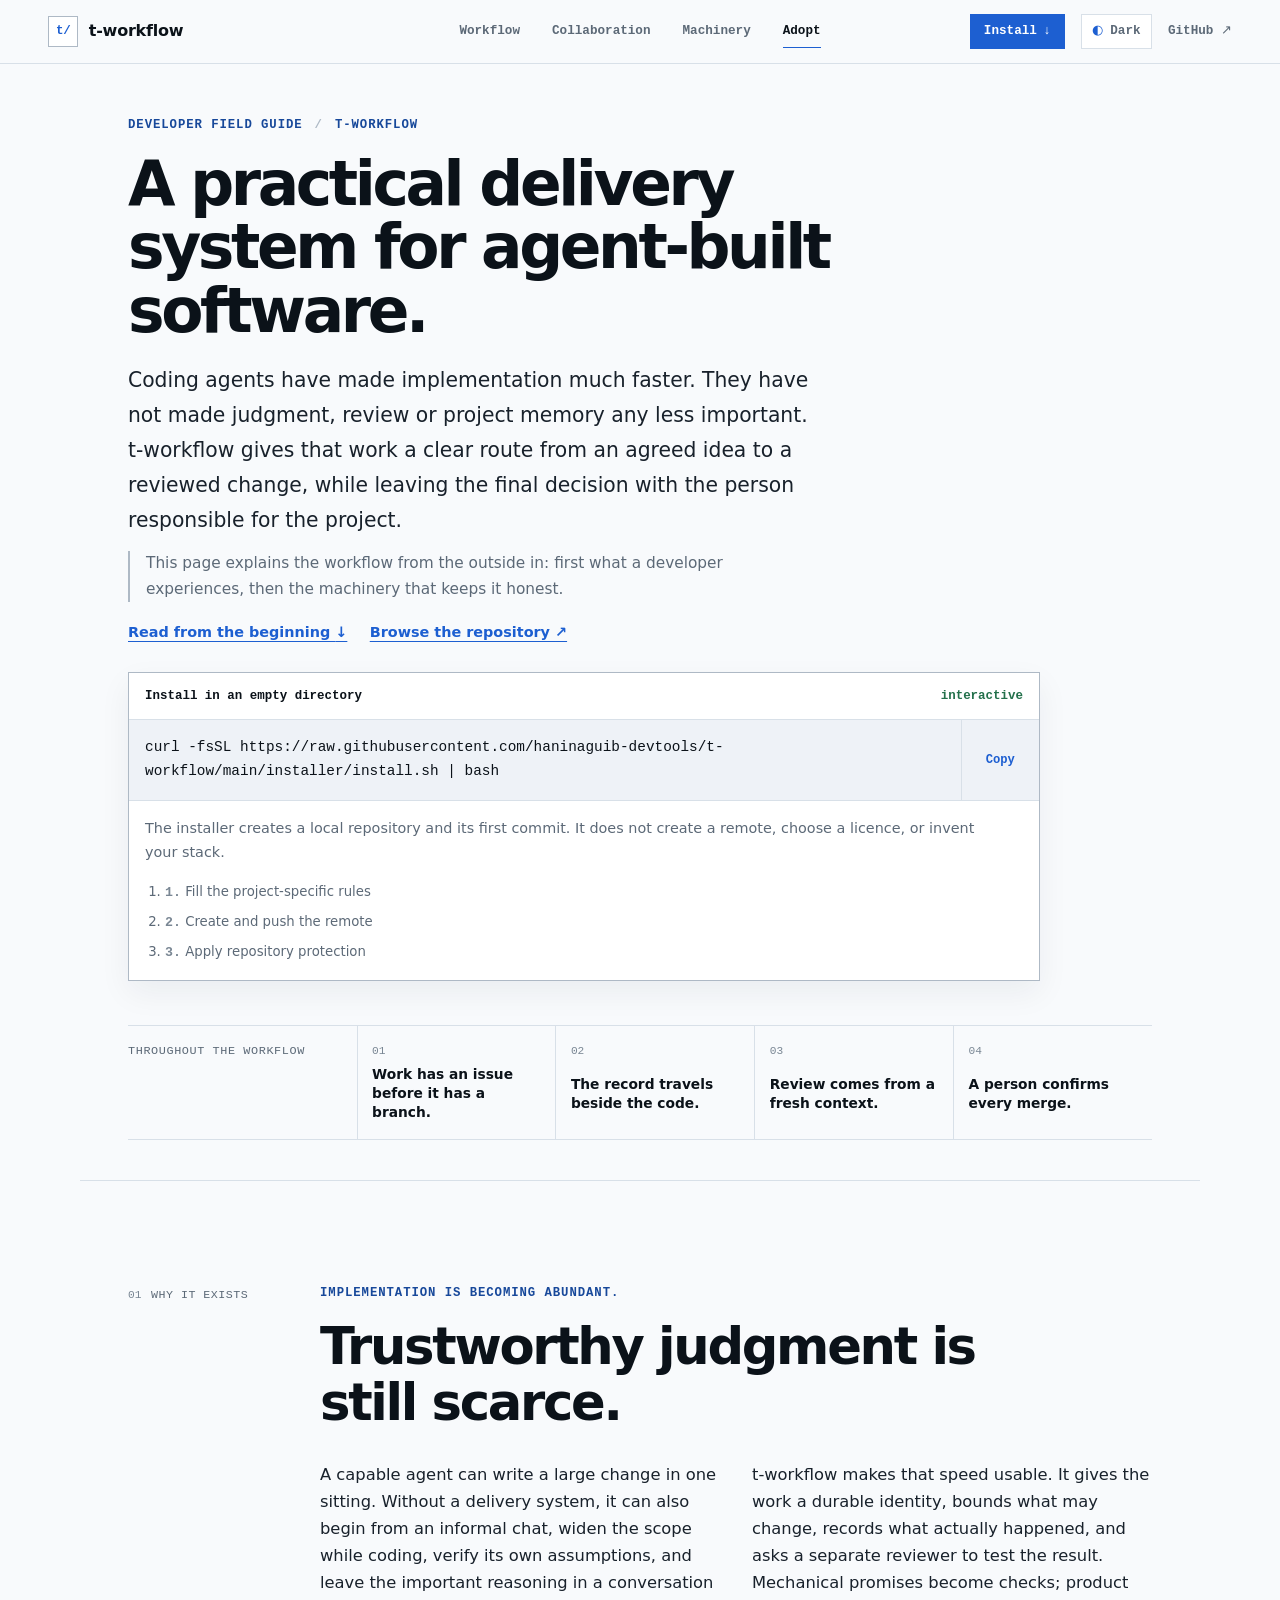
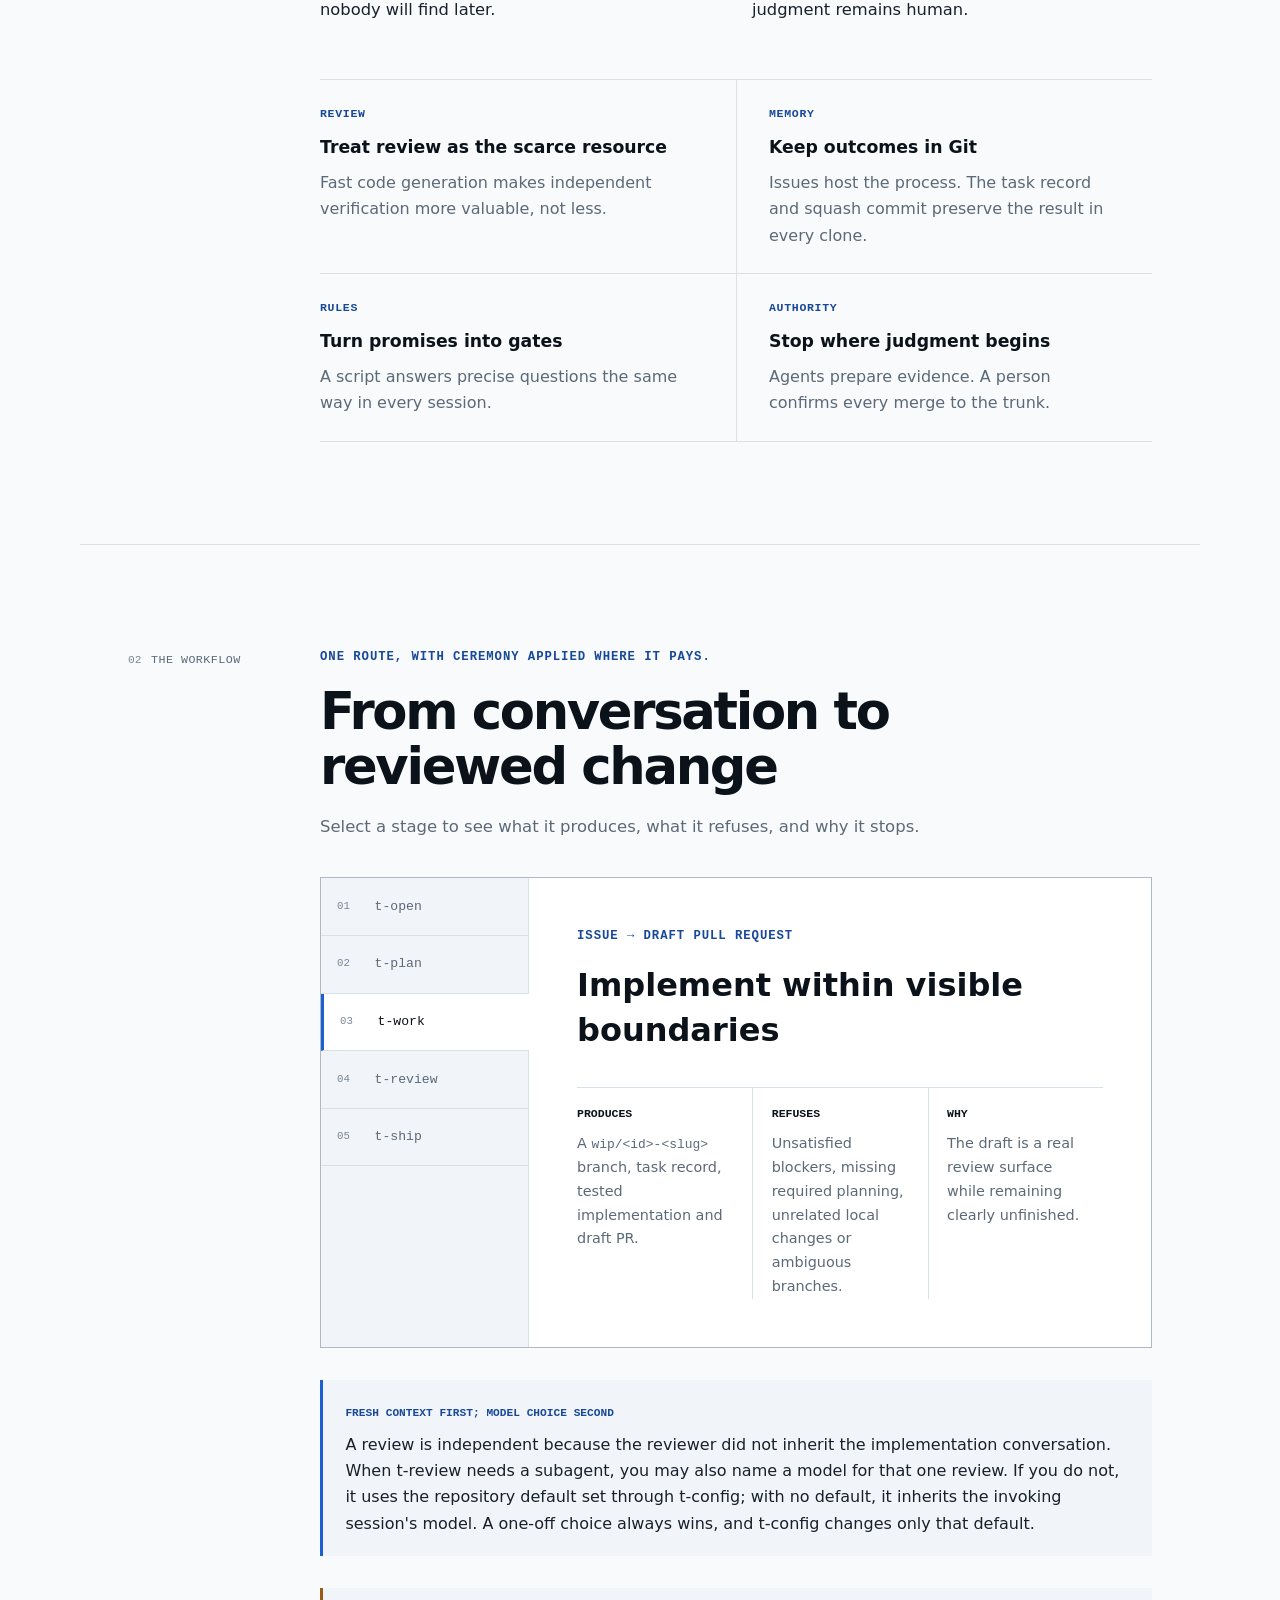
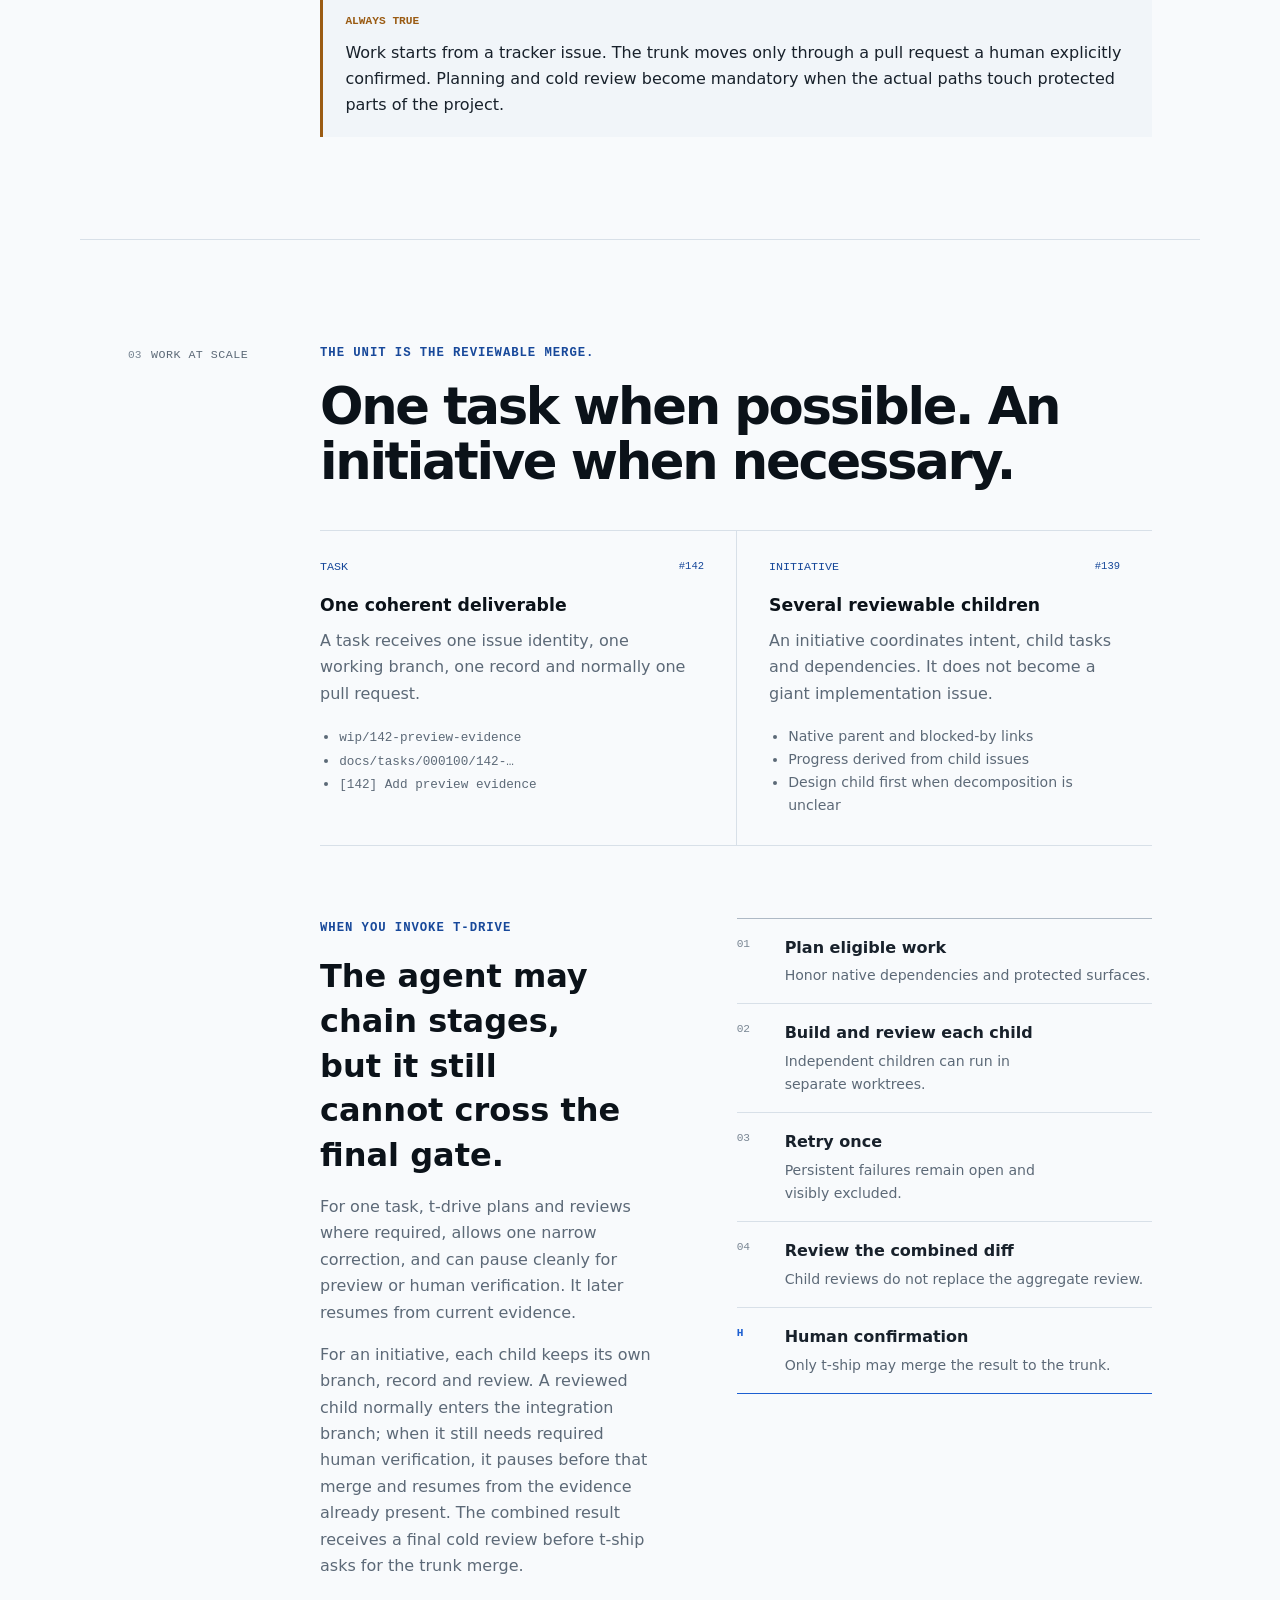
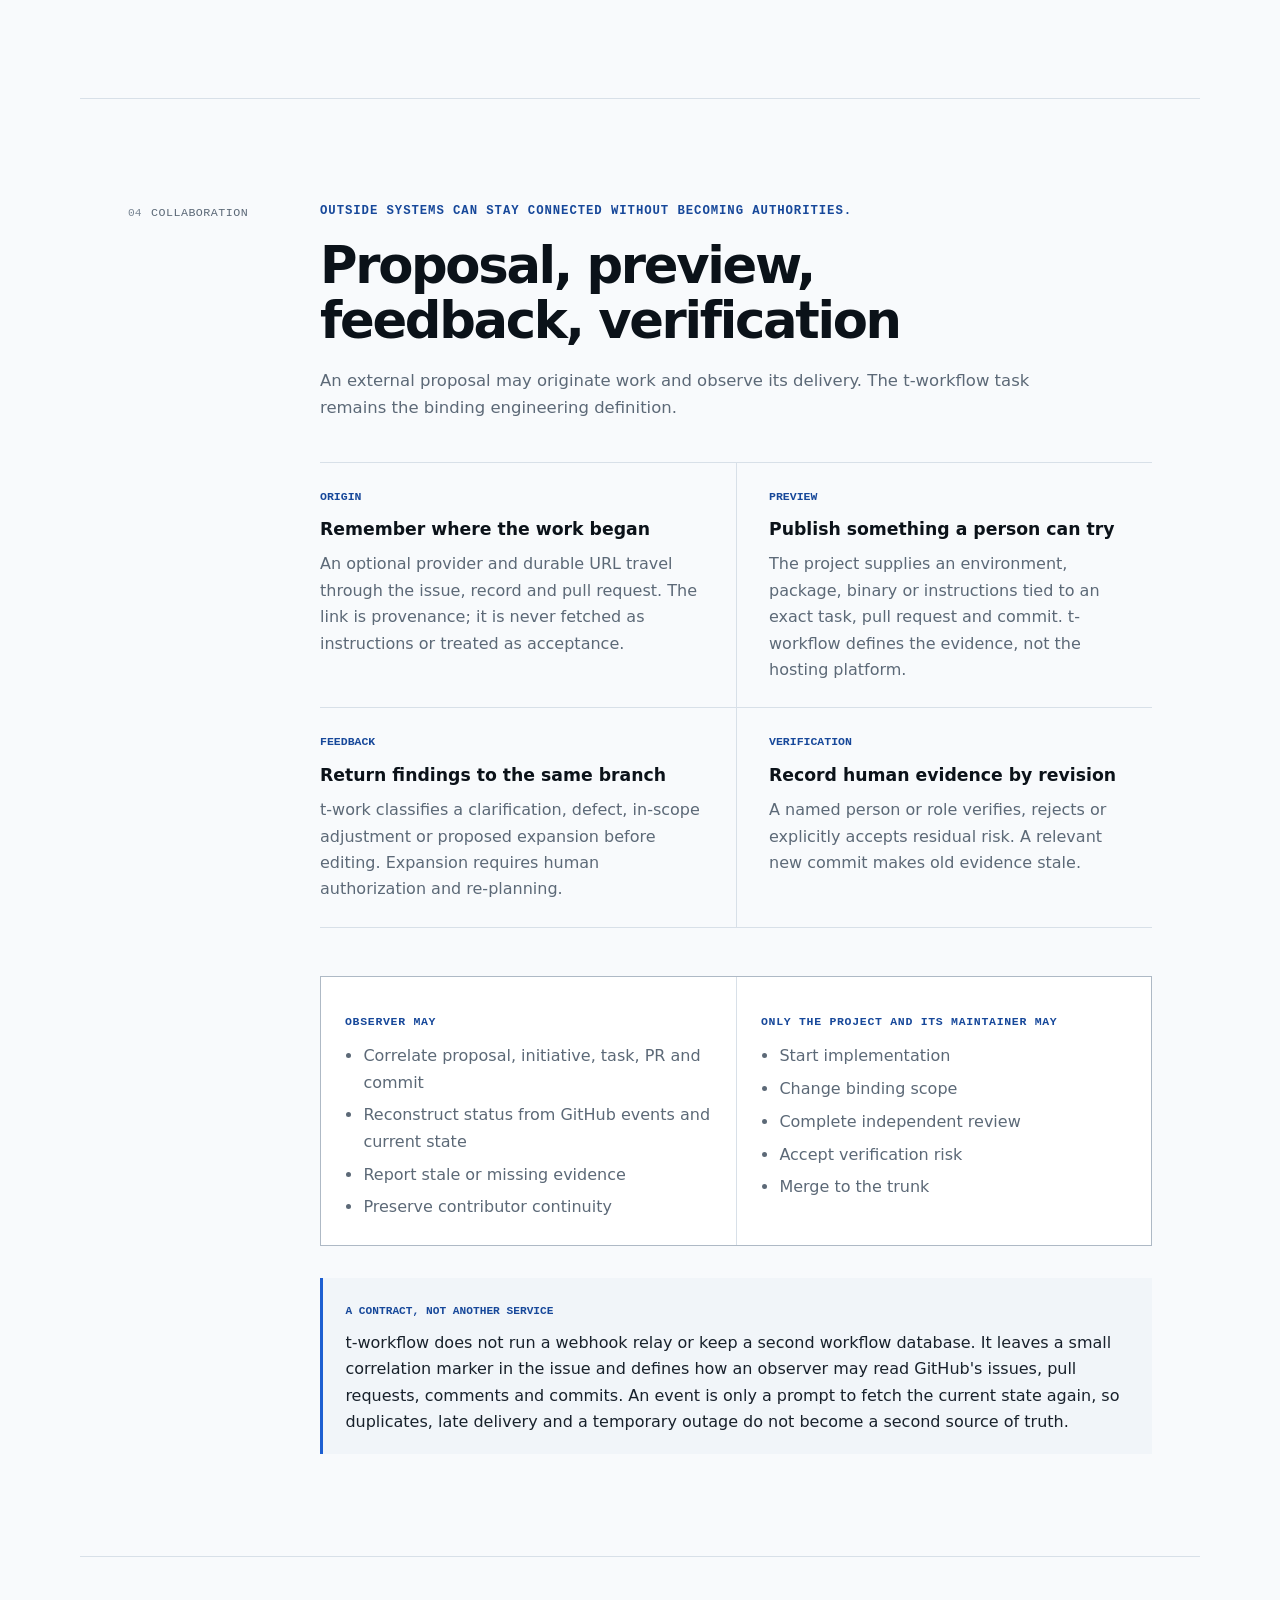
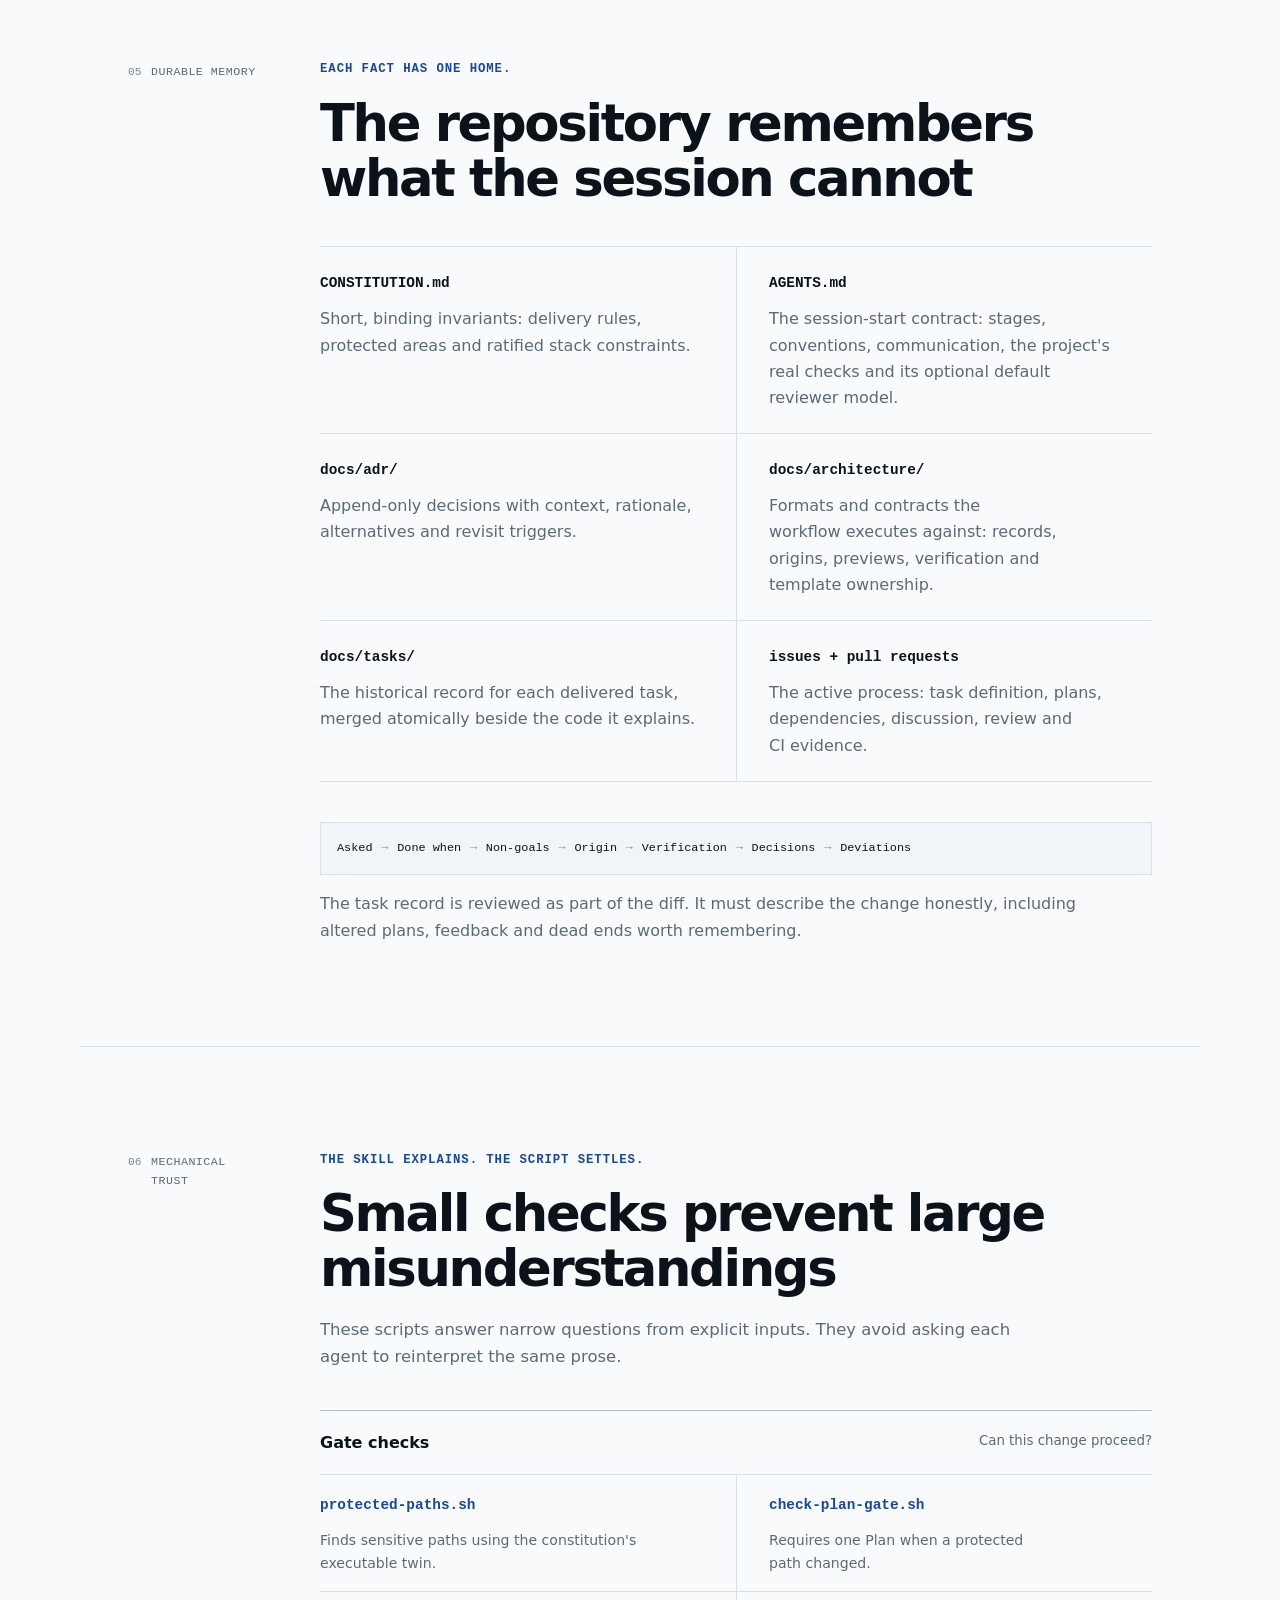
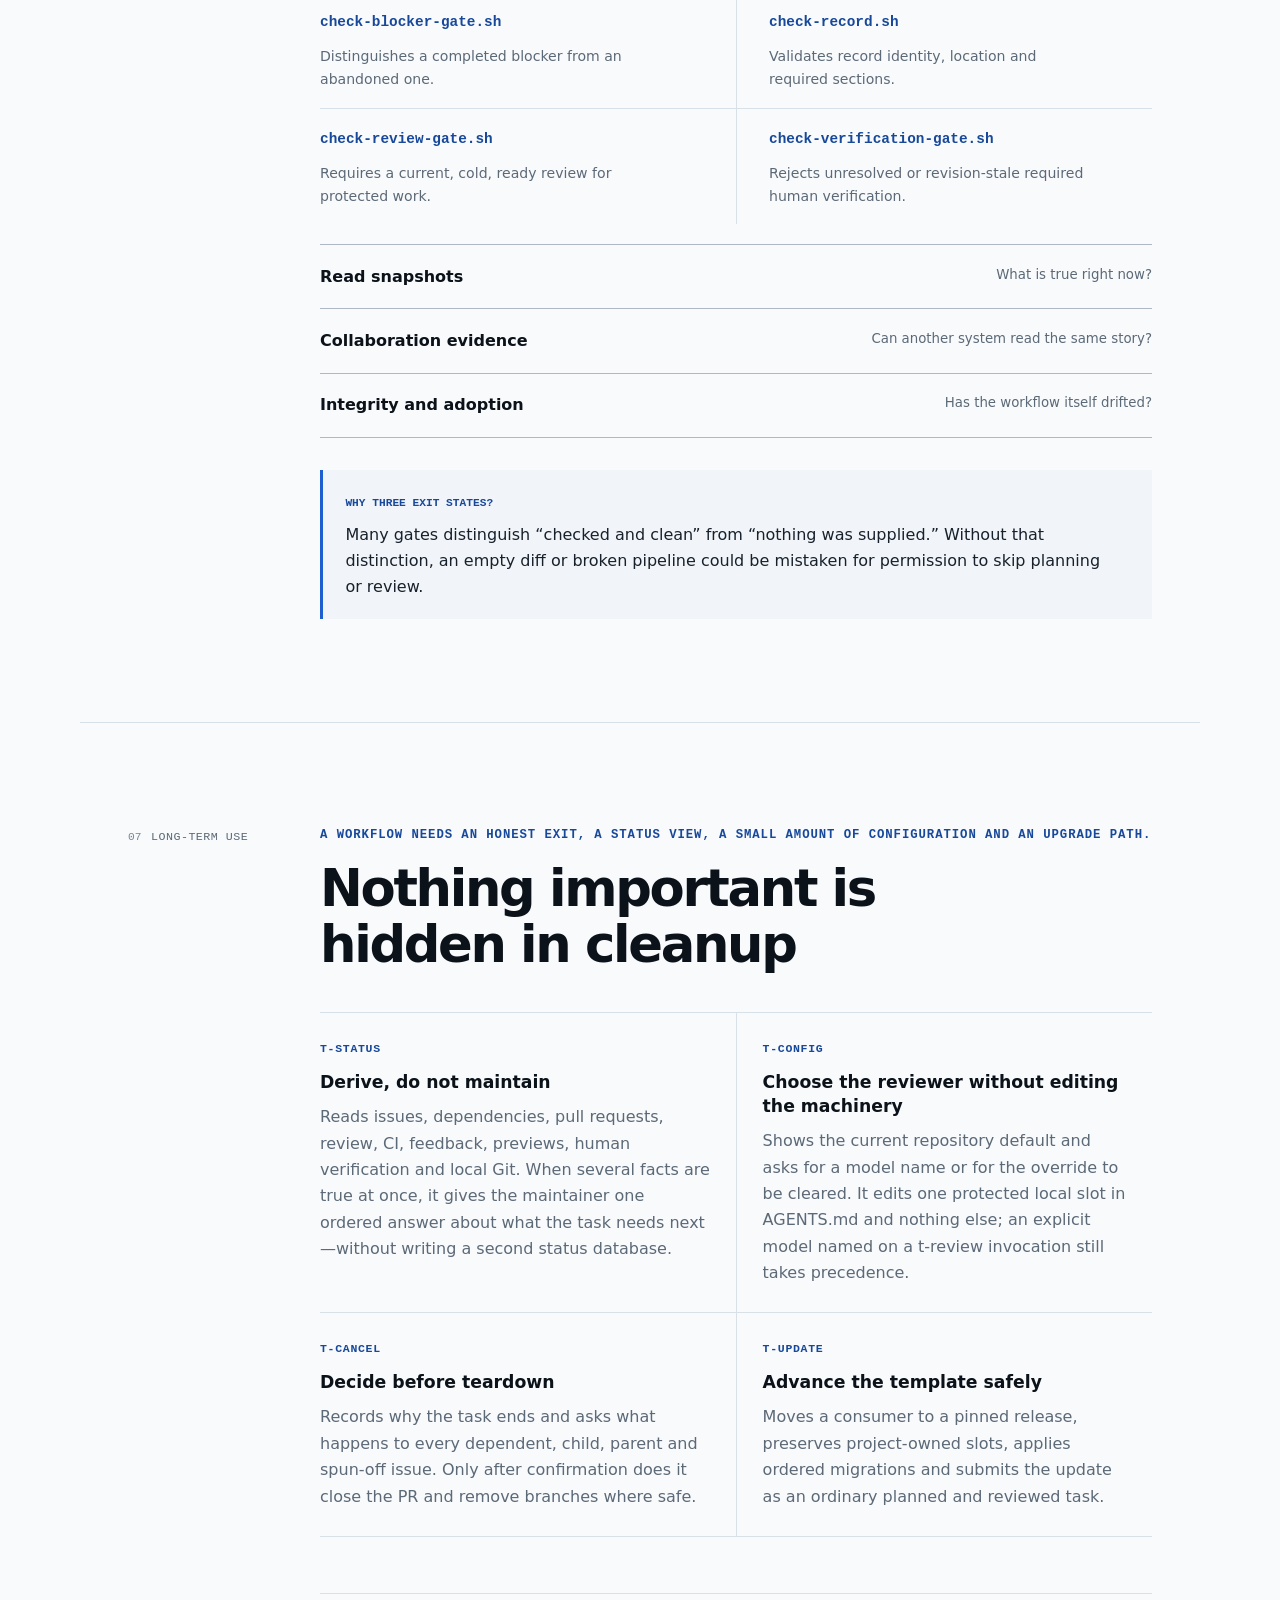
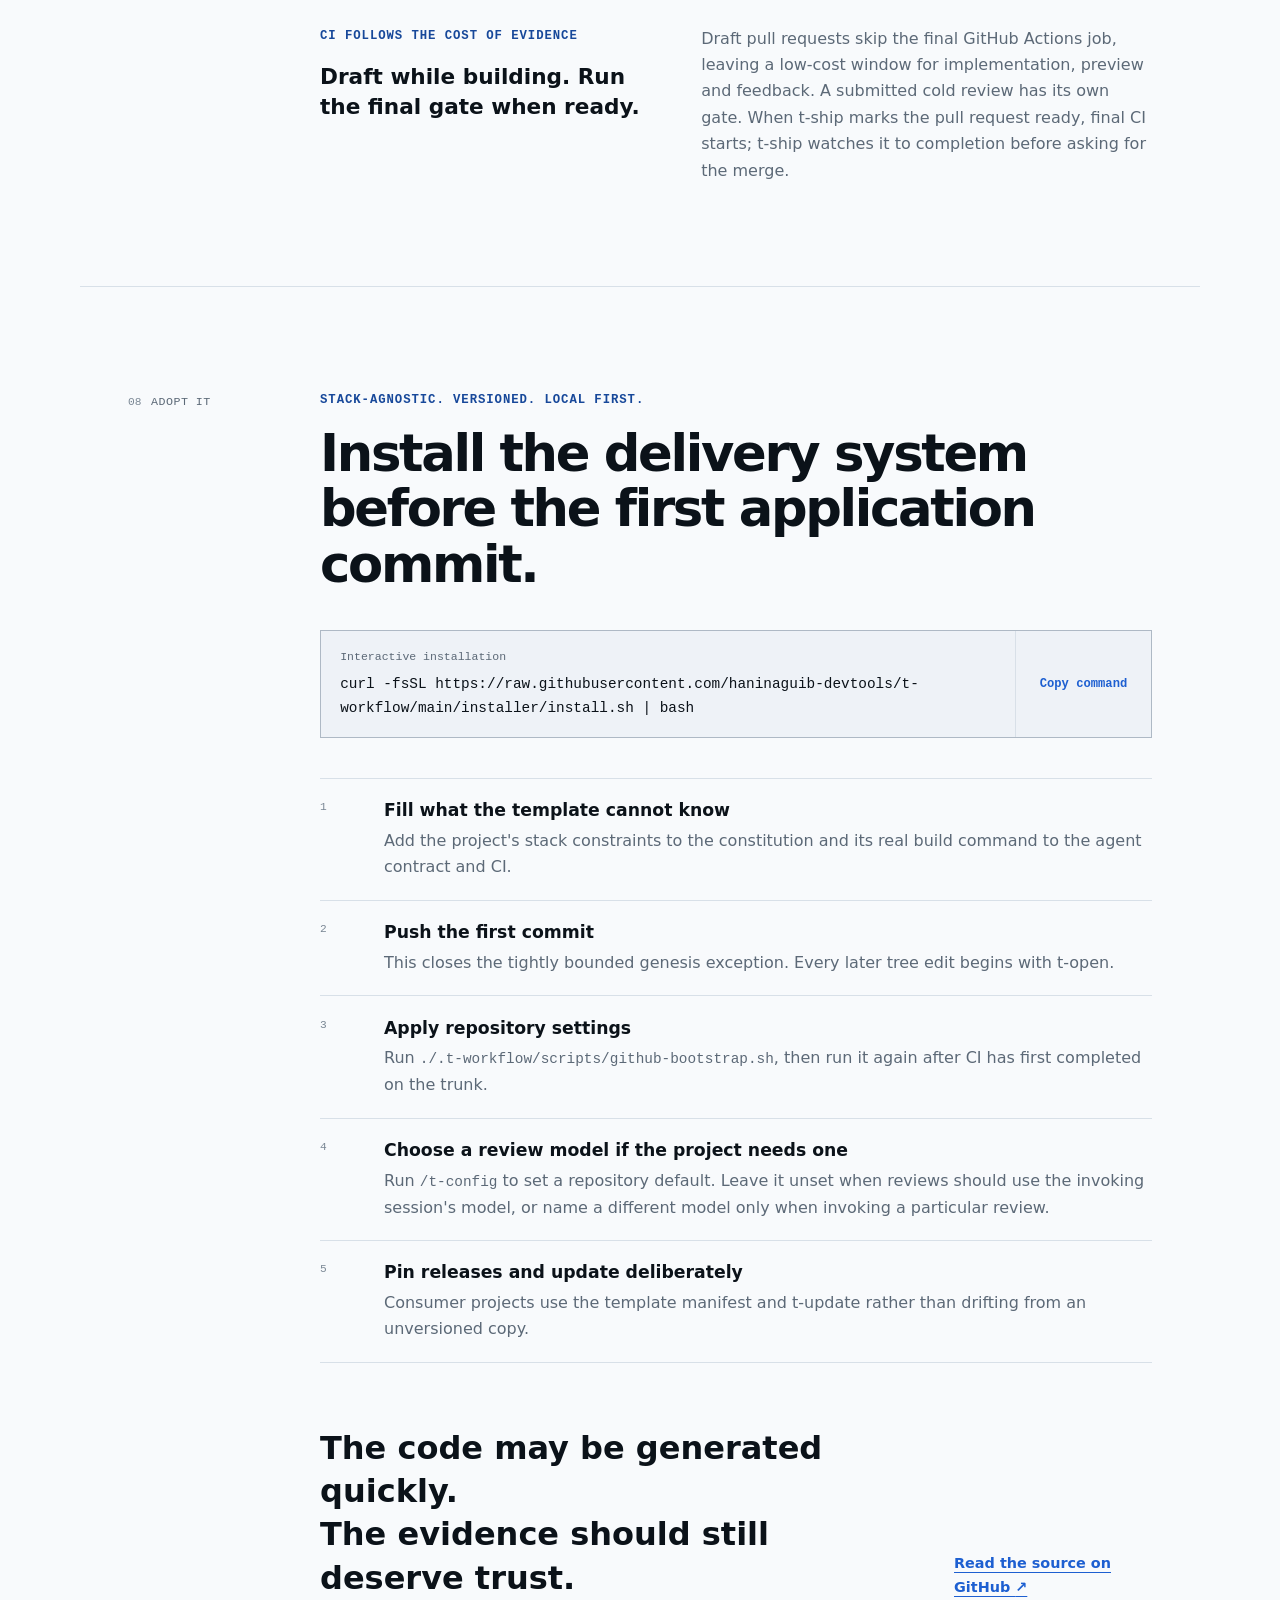
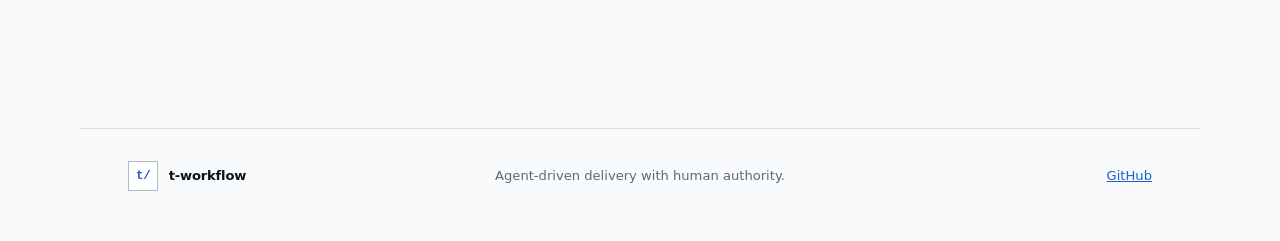
<file: index.html>
<!doctype html>
<html lang="en">
<head>
  <meta charset="utf-8">
  <meta name="viewport" content="width=device-width, initial-scale=1">
  <meta name="description" content="t-workflow is a reusable delivery system for agent-built software: structured issues, bounded work, independent review, and human-confirmed merges.">
  <meta name="theme-color" content="#f8fafc">
  <title>t-workflow — A practical delivery system for agent-built software</title>
  <script>
    (() => {
      document.documentElement.classList.add("js");
      try {
        const saved = localStorage.getItem("t-workflow-theme");
        document.documentElement.dataset.theme = saved === "dark" ? "dark" : "light";
      } catch {
        document.documentElement.dataset.theme = "light";
      }
    })();
  </script>
  <link rel="icon" href="favicon.svg" type="image/svg+xml">
  <link rel="stylesheet" href="styles.css">
  <script src="script.js" defer></script>
</head>
<body>
  <a class="skip-link" href="#main">Skip to content</a>
  <div class="reading-progress" aria-hidden="true"><span></span></div>

  <header class="site-header">
    <a class="brand" href="#top" aria-label="t-workflow home">
      <span class="brand-mark" aria-hidden="true">t/</span>
      <span>t-workflow</span>
    </a>
    <nav class="site-nav" aria-label="Primary navigation">
      <a href="#workflow">Workflow</a>
      <a href="#collaboration">Collaboration</a>
      <a href="#machinery">Machinery</a>
      <a href="#adopt">Adopt</a>
    </nav>
    <div class="header-tools">
      <a class="header-install" href="#install">Install <span aria-hidden="true">↓</span></a>
      <button class="theme-toggle" id="theme-toggle" type="button" aria-label="Switch to dark theme">
        <span class="theme-toggle-icon" aria-hidden="true">◐</span>
        <span class="theme-toggle-label">Dark</span>
      </button>
      <a class="header-github" href="https://github.com/haninaguib-devtools/t-workflow">GitHub <span aria-hidden="true">↗</span></a>
    </div>
  </header>

  <main id="main">
    <section class="hero" id="top">
      <div class="hero-copy">
        <p class="eyebrow"><span>Developer field guide</span><span>t-workflow</span></p>
        <h1>A practical delivery system for agent-built software.</h1>
        <p class="hero-lede">Coding agents have made implementation much faster. They have not made judgment, review or project memory any less important. t-workflow gives that work a clear route from an agreed idea to a reviewed change, while leaving the final decision with the person responsible for the project.</p>
        <p class="hero-note">This page explains the workflow from the outside in: first what a developer experiences, then the machinery that keeps it honest.</p>
        <div class="hero-links">
          <a href="#why">Read from the beginning <span aria-hidden="true">↓</span></a>
          <a href="https://github.com/haninaguib-devtools/t-workflow">Browse the repository <span aria-hidden="true">↗</span></a>
        </div>
      </div>

      <aside class="install-terminal" id="install" aria-labelledby="install-title">
        <div class="terminal-bar">
          <span id="install-title">Install in an empty directory</span>
          <span class="terminal-status">interactive</span>
        </div>
        <div class="command-row">
          <code id="install-command">curl -fsSL https://raw.githubusercontent.com/haninaguib-devtools/t-workflow/main/installer/install.sh | bash</code>
          <button class="copy-button" type="button" data-copy="install-command"><span>Copy</span></button>
        </div>
        <p>The installer creates a local repository and its first commit. It does not create a remote, choose a licence, or invent your stack.</p>
        <ol class="terminal-notes">
          <li><b>1.</b> Fill the project-specific rules</li>
          <li><b>2.</b> Create and push the remote</li>
          <li><b>3.</b> Apply repository protection</li>
        </ol>
      </aside>

      <div class="hero-signals" aria-label="What remains true throughout the workflow">
        <p>Throughout the workflow</p>
        <div><span>01</span><b>Work has an issue before it has a branch.</b></div>
        <div><span>02</span><b>The record travels beside the code.</b></div>
        <div><span>03</span><b>Review comes from a fresh context.</b></div>
        <div><span>04</span><b>A person confirms every merge.</b></div>
      </div>
    </section>

    <section class="section section-intro reveal" id="why">
      <div class="section-label"><span>01</span><p>Why it exists</p></div>
      <div class="section-content">
        <p class="section-kicker">Implementation is becoming abundant.</p>
        <h2>Trustworthy judgment is still scarce.</h2>
        <div class="prose-columns">
          <p>A capable agent can write a large change in one sitting. Without a delivery system, it can also begin from an informal chat, widen the scope while coding, verify its own assumptions, and leave the important reasoning in a conversation nobody will find later.</p>
          <p>t-workflow makes that speed usable. It gives the work a durable identity, bounds what may change, records what actually happened, and asks a separate reviewer to test the result. Mechanical promises become checks; product judgment remains human.</p>
        </div>
        <div class="principle-grid">
          <article>
            <span class="principle-code">REVIEW</span>
            <h3>Treat review as the scarce resource</h3>
            <p>Fast code generation makes independent verification more valuable, not less.</p>
          </article>
          <article>
            <span class="principle-code">MEMORY</span>
            <h3>Keep outcomes in Git</h3>
            <p>Issues host the process. The task record and squash commit preserve the result in every clone.</p>
          </article>
          <article>
            <span class="principle-code">RULES</span>
            <h3>Turn promises into gates</h3>
            <p>A script answers precise questions the same way in every session.</p>
          </article>
          <article>
            <span class="principle-code">AUTHORITY</span>
            <h3>Stop where judgment begins</h3>
            <p>Agents prepare evidence. A person confirms every merge to the trunk.</p>
          </article>
        </div>
      </div>
    </section>

    <section class="section reveal" id="workflow">
      <div class="section-label"><span>02</span><p>The workflow</p></div>
      <div class="section-content">
        <p class="section-kicker">One route, with ceremony applied where it pays.</p>
        <h2>From conversation to reviewed change</h2>
        <p class="section-deck">Select a stage to see what it produces, what it refuses, and why it stops.</p>

        <div class="stage-explorer">
          <div class="stage-tabs" role="tablist" aria-label="t-workflow stages">
            <button role="tab" aria-selected="false" aria-controls="stage-open" id="tab-open" data-stage="open"><span>01</span>t-open</button>
            <button role="tab" aria-selected="false" aria-controls="stage-plan" id="tab-plan" data-stage="plan"><span>02</span>t-plan</button>
            <button role="tab" aria-selected="true" aria-controls="stage-work" id="tab-work" data-stage="work"><span>03</span>t-work</button>
            <button role="tab" aria-selected="false" aria-controls="stage-review" id="tab-review" data-stage="review"><span>04</span>t-review</button>
            <button role="tab" aria-selected="false" aria-controls="stage-ship" id="tab-ship" data-stage="ship"><span>05</span>t-ship</button>
          </div>

          <div class="stage-panels">
            <article class="stage-panel" id="stage-open" role="tabpanel" aria-labelledby="tab-open" hidden>
              <div><p class="stage-overline">Conversation → issue</p><h3>Give the work a durable shape</h3></div>
              <dl>
                <div><dt>Produces</dt><dd>A self-sufficient task, or an initiative with the children already understood.</dd></div>
                <div><dt>Refuses</dt><dd>Goals or completion criteria that are still guesses.</dd></div>
                <div><dt>Why</dt><dd>An issue opened too early invents intent; one opened too late strands decisions in chat.</dd></div>
              </dl>
            </article>
            <article class="stage-panel" id="stage-plan" role="tabpanel" aria-labelledby="tab-plan" hidden>
              <div><p class="stage-overline">Issue → binding plan</p><h3>Pin the safe working bounds</h3></div>
              <dl>
                <div><dt>Produces</dt><dd>Allowed paths, risks, agent checks and human checks written onto the issue.</dd></div>
                <div><dt>Required for</dt><dd>Any task whose declared scope reaches a constitutionally protected surface.</dd></div>
                <div><dt>Why</dt><dd>Scope is cheapest to correct before implementation starts.</dd></div>
              </dl>
            </article>
            <article class="stage-panel is-active" id="stage-work" role="tabpanel" aria-labelledby="tab-work">
              <div><p class="stage-overline">Issue → draft pull request</p><h3>Implement within visible boundaries</h3></div>
              <dl>
                <div><dt>Produces</dt><dd>A <code>wip/&lt;id&gt;-&lt;slug&gt;</code> branch, task record, tested implementation and draft PR.</dd></div>
                <div><dt>Refuses</dt><dd>Unsatisfied blockers, missing required planning, unrelated local changes or ambiguous branches.</dd></div>
                <div><dt>Why</dt><dd>The draft is a real review surface while remaining clearly unfinished.</dd></div>
              </dl>
            </article>
            <article class="stage-panel" id="stage-review" role="tabpanel" aria-labelledby="tab-review" hidden>
              <div><p class="stage-overline">Draft diff → independent verdict</p><h3>Test the claims from cold context</h3></div>
              <dl>
                <div><dt>Produces</dt><dd>Findings, check provenance, pending human judgments and an explicit readiness verdict.</dd></div>
                <div><dt>Isolation</dt><dd>A fresh session or a read-only subagent. When a subagent is needed, its model can be chosen separately from the implementer's.</dd></div>
                <div><dt>Cannot do</dt><dd>Fix code, widen scope, create follow-up issues, mark ready or merge.</dd></div>
              </dl>
            </article>
            <article class="stage-panel" id="stage-ship" role="tabpanel" aria-labelledby="tab-ship" hidden>
              <div><p class="stage-overline">Reviewed PR → trunk</p><h3>Recheck, watch CI, ask once</h3></div>
              <dl>
                <div><dt>Produces</dt><dd>A human-confirmed squash merge with a self-contained commit and completed task.</dd></div>
                <div><dt>Blocks on</dt><dd>Stale review, red CI, unresolved required verification, conflicts or missing records.</dd></div>
                <div><dt>Why</dt><dd>The last irreversible choice belongs to the person accountable for the project.</dd></div>
              </dl>
            </article>
          </div>
        </div>

        <aside class="callout callout-blue">
          <span>Fresh context first; model choice second</span>
          <p>A review is independent because the reviewer did not inherit the implementation conversation. When t-review needs a subagent, you may also name a model for that one review. If you do not, it uses the repository default set through t-config; with no default, it inherits the invoking session's model. A one-off choice always wins, and t-config changes only that default.</p>
        </aside>

        <aside class="callout">
          <span>Always true</span>
          <p>Work starts from a tracker issue. The trunk moves only through a pull request a human explicitly confirmed. Planning and cold review become mandatory when the actual paths touch protected parts of the project.</p>
        </aside>
      </div>
    </section>

    <section class="section reveal" id="shapes">
      <div class="section-label"><span>03</span><p>Work at scale</p></div>
      <div class="section-content">
        <p class="section-kicker">The unit is the reviewable merge.</p>
        <h2>One task when possible. An initiative when necessary.</h2>
        <div class="shape-grid">
          <article class="shape-card">
            <div class="shape-heading"><span>task</span><code>#142</code></div>
            <h3>One coherent deliverable</h3>
            <p>A task receives one issue identity, one working branch, one record and normally one pull request.</p>
            <ul>
              <li><code>wip/142-preview-evidence</code></li>
              <li><code>docs/tasks/000100/142-…</code></li>
              <li><code>[142] Add preview evidence</code></li>
            </ul>
          </article>
          <article class="shape-card shape-card-accent">
            <div class="shape-heading"><span>initiative</span><code>#139</code></div>
            <h3>Several reviewable children</h3>
            <p>An initiative coordinates intent, child tasks and dependencies. It does not become a giant implementation issue.</p>
            <ul>
              <li>Native parent and blocked-by links</li>
              <li>Progress derived from child issues</li>
              <li>Design child first when decomposition is unclear</li>
            </ul>
          </article>
        </div>

        <div class="drive-layout">
          <div>
            <p class="section-kicker">When you invoke t-drive</p>
            <h3>The agent may chain stages, but it still cannot cross the final gate.</h3>
            <p>For one task, t-drive plans and reviews where required, allows one narrow correction, and can pause cleanly for preview or human verification. It later resumes from current evidence.</p>
            <p>For an initiative, each child keeps its own branch, record and review. A reviewed child normally enters the integration branch; when it still needs required human verification, it pauses before that merge and resumes from the evidence already present. The combined result receives a final cold review before t-ship asks for the trunk merge.</p>
          </div>
          <ol class="drive-flow">
            <li><span>01</span><div><b>Plan eligible work</b><p>Honor native dependencies and protected surfaces.</p></div></li>
            <li><span>02</span><div><b>Build and review each child</b><p>Independent children can run in separate worktrees.</p></div></li>
            <li><span>03</span><div><b>Retry once</b><p>Persistent failures remain open and visibly excluded.</p></div></li>
            <li><span>04</span><div><b>Review the combined diff</b><p>Child reviews do not replace the aggregate review.</p></div></li>
            <li class="human-stop"><span>H</span><div><b>Human confirmation</b><p>Only t-ship may merge the result to the trunk.</p></div></li>
          </ol>
        </div>
      </div>
    </section>

    <section class="section section-collaboration reveal" id="collaboration">
      <div class="section-label"><span>04</span><p>Collaboration</p></div>
      <div class="section-content">
        <p class="section-kicker">Outside systems can stay connected without becoming authorities.</p>
        <h2>Proposal, preview, feedback, verification</h2>
        <p class="section-deck">An external proposal may originate work and observe its delivery. The t-workflow task remains the binding engineering definition.</p>

        <div class="collaboration-track">
          <article><span>Origin</span><h3>Remember where the work began</h3><p>An optional provider and durable URL travel through the issue, record and pull request. The link is provenance; it is never fetched as instructions or treated as acceptance.</p></article>
          <article><span>Preview</span><h3>Publish something a person can try</h3><p>The project supplies an environment, package, binary or instructions tied to an exact task, pull request and commit. t-workflow defines the evidence, not the hosting platform.</p></article>
          <article><span>Feedback</span><h3>Return findings to the same branch</h3><p>t-work classifies a clarification, defect, in-scope adjustment or proposed expansion before editing. Expansion requires human authorization and re-planning.</p></article>
          <article><span>Verification</span><h3>Record human evidence by revision</h3><p>A named person or role verifies, rejects or explicitly accepts residual risk. A relevant new commit makes old evidence stale.</p></article>
        </div>

        <div class="authority-boundary">
          <div>
            <p class="boundary-label">Observer may</p>
            <ul><li>Correlate proposal, initiative, task, PR and commit</li><li>Reconstruct status from GitHub events and current state</li><li>Report stale or missing evidence</li><li>Preserve contributor continuity</li></ul>
          </div>
          <div>
            <p class="boundary-label">Only the project and its maintainer may</p>
            <ul><li>Start implementation</li><li>Change binding scope</li><li>Complete independent review</li><li>Accept verification risk</li><li>Merge to the trunk</li></ul>
          </div>
        </div>

        <aside class="callout callout-blue">
          <span>A contract, not another service</span>
          <p>t-workflow does not run a webhook relay or keep a second workflow database. It leaves a small correlation marker in the issue and defines how an observer may read GitHub's issues, pull requests, comments and commits. An event is only a prompt to fetch the current state again, so duplicates, late delivery and a temporary outage do not become a second source of truth.</p>
        </aside>
      </div>
    </section>

    <section class="section reveal" id="memory">
      <div class="section-label"><span>05</span><p>Durable memory</p></div>
      <div class="section-content">
        <p class="section-kicker">Each fact has one home.</p>
        <h2>The repository remembers what the session cannot</h2>
        <div class="anatomy">
          <article><code>CONSTITUTION.md</code><p>Short, binding invariants: delivery rules, protected areas and ratified stack constraints.</p></article>
          <article><code>AGENTS.md</code><p>The session-start contract: stages, conventions, communication, the project's real checks and its optional default reviewer model.</p></article>
          <article><code>docs/adr/</code><p>Append-only decisions with context, rationale, alternatives and revisit triggers.</p></article>
          <article><code>docs/architecture/</code><p>Formats and contracts the workflow executes against: records, origins, previews, verification and template ownership.</p></article>
          <article><code>docs/tasks/</code><p>The historical record for each delivered task, merged atomically beside the code it explains.</p></article>
          <article><code>issues + pull requests</code><p>The active process: task definition, plans, dependencies, discussion, review and CI evidence.</p></article>
        </div>
        <div class="record-strip">
          <span>Asked</span><i>→</i><span>Done when</span><i>→</i><span>Non-goals</span><i>→</i><span>Origin</span><i>→</i><span>Verification</span><i>→</i><span>Decisions</span><i>→</i><span>Deviations</span>
        </div>
        <p class="record-caption">The task record is reviewed as part of the diff. It must describe the change honestly, including altered plans, feedback and dead ends worth remembering.</p>
      </div>
    </section>

    <section class="section reveal" id="machinery">
      <div class="section-label"><span>06</span><p>Mechanical trust</p></div>
      <div class="section-content">
        <p class="section-kicker">The skill explains. The script settles.</p>
        <h2>Small checks prevent large misunderstandings</h2>
        <p class="section-deck">These scripts answer narrow questions from explicit inputs. They avoid asking each agent to reinterpret the same prose.</p>

        <div class="machine-groups">
          <details open>
            <summary><span>Gate checks</span><small>Can this change proceed?</small></summary>
            <div class="machine-list">
              <article><code>protected-paths.sh</code><p>Finds sensitive paths using the constitution's executable twin.</p></article>
              <article><code>check-plan-gate.sh</code><p>Requires one Plan when a protected path changed.</p></article>
              <article><code>check-blocker-gate.sh</code><p>Distinguishes a completed blocker from an abandoned one.</p></article>
              <article><code>check-record.sh</code><p>Validates record identity, location and required sections.</p></article>
              <article><code>check-review-gate.sh</code><p>Requires a current, cold, ready review for protected work.</p></article>
              <article><code>check-verification-gate.sh</code><p>Rejects unresolved or revision-stale required human verification.</p></article>
            </div>
          </details>
          <details>
            <summary><span>Read snapshots</span><small>What is true right now?</small></summary>
            <div class="machine-list">
              <article><code>status-snapshot.sh</code><p>Fetches issues, PRs, checks, branches and worktrees once for t-status.</p></article>
              <article><code>review-snapshot.sh</code><p>Collects the issue, full diff, PR head and local state for a reviewer.</p></article>
              <article><code>trunk-ref.sh</code><p>Resolves the actual default branch instead of assuming its name.</p></article>
            </div>
          </details>
          <details>
            <summary><span>Collaboration evidence</span><small>Can another system read the same story?</small></summary>
            <div class="machine-list">
              <article><code>check-observer-marker.sh</code><p>Checks the small issue marker that correlates a task or initiative with its parent and optional external origin. It validates the shape; it grants no authority.</p></article>
              <article><code>check-preview-evidence.sh</code><p>Checks that preview evidence names the exact task, pull request and commit it claims to represent. A ready preview is still not a human approval.</p></article>
              <article><code>parse-task-record.sh</code><p>Reads feedback and verification entries from a task record into a normalized form other scripts can use without interpreting prose.</p></article>
              <article><code>derive-task-state.sh</code><p>Turns blockers, CI, review, feedback, preview and verification into one answer about what the task needs next. The answer is a status view, not a gate.</p></article>
            </div>
          </details>
          <details>
            <summary><span>Integrity and adoption</span><small>Has the workflow itself drifted?</small></summary>
            <div class="machine-list">
              <article><code>consistency-check.sh</code><p>Finds broken references and contradictions across living workflow documents.</p></article>
              <article><code>plumbing-test.sh</code><p>Proves gate scripts fail on violations and pass clean fixtures.</p></article>
              <article><code>template-owned-paths.sh</code><p>Separates shared template files from project-authored protected files.</p></article>
              <article><code>check-manifest.sh</code><p>Detects edits outside declared local slots.</p></article>
              <article><code>github-bootstrap.sh</code><p>Applies labels, merge policy and branch protection as settings-as-code.</p></article>
            </div>
          </details>
        </div>

        <aside class="callout callout-blue">
          <span>Why three exit states?</span>
          <p>Many gates distinguish “checked and clean” from “nothing was supplied.” Without that distinction, an empty diff or broken pipeline could be mistaken for permission to skip planning or review.</p>
        </aside>
      </div>
    </section>

    <section class="section reveal" id="operations">
      <div class="section-label"><span>07</span><p>Long-term use</p></div>
      <div class="section-content">
        <p class="section-kicker">A workflow needs an honest exit, a status view, a small amount of configuration and an upgrade path.</p>
        <h2>Nothing important is hidden in cleanup</h2>
        <div class="operations-grid">
          <article>
            <span class="operation-command">t-status</span>
            <h3>Derive, do not maintain</h3>
            <p>Reads issues, dependencies, pull requests, review, CI, feedback, previews, human verification and local Git. When several facts are true at once, it gives the maintainer one ordered answer about what the task needs next—without writing a second status database.</p>
          </article>
          <article>
            <span class="operation-command">t-config</span>
            <h3>Choose the reviewer without editing the machinery</h3>
            <p>Shows the current repository default and asks for a model name or for the override to be cleared. It edits one protected local slot in AGENTS.md and nothing else; an explicit model named on a t-review invocation still takes precedence.</p>
          </article>
          <article>
            <span class="operation-command">t-cancel</span>
            <h3>Decide before teardown</h3>
            <p>Records why the task ends and asks what happens to every dependent, child, parent and spun-off issue. Only after confirmation does it close the PR and remove branches where safe.</p>
          </article>
          <article>
            <span class="operation-command">t-update</span>
            <h3>Advance the template safely</h3>
            <p>Moves a consumer to a pinned release, preserves project-owned slots, applies ordered migrations and submits the update as an ordinary planned and reviewed task.</p>
          </article>
        </div>

        <div class="ci-story">
          <div>
            <p class="section-kicker">CI follows the cost of evidence</p>
            <h3>Draft while building. Run the final gate when ready.</h3>
          </div>
          <p>Draft pull requests skip the final GitHub Actions job, leaving a low-cost window for implementation, preview and feedback. A submitted cold review has its own gate. When t-ship marks the pull request ready, final CI starts; t-ship watches it to completion before asking for the merge.</p>
        </div>
      </div>
    </section>

    <section class="section section-adopt reveal" id="adopt">
      <div class="section-label"><span>08</span><p>Adopt it</p></div>
      <div class="section-content">
        <p class="section-kicker">Stack-agnostic. Versioned. Local first.</p>
        <h2>Install the delivery system before the first application commit.</h2>
        <div class="adopt-command">
          <div>
            <p>Interactive installation</p>
            <code id="install-command-bottom">curl -fsSL https://raw.githubusercontent.com/haninaguib-devtools/t-workflow/main/installer/install.sh | bash</code>
          </div>
          <button class="copy-button copy-button-large" type="button" data-copy="install-command-bottom"><span>Copy command</span></button>
        </div>
        <div class="adopt-steps">
          <article><span>1</span><div><h3>Fill what the template cannot know</h3><p>Add the project's stack constraints to the constitution and its real build command to the agent contract and CI.</p></div></article>
          <article><span>2</span><div><h3>Push the first commit</h3><p>This closes the tightly bounded genesis exception. Every later tree edit begins with t-open.</p></div></article>
          <article><span>3</span><div><h3>Apply repository settings</h3><p>Run <code>./.t-workflow/scripts/github-bootstrap.sh</code>, then run it again after CI has first completed on the trunk.</p></div></article>
          <article><span>4</span><div><h3>Choose a review model if the project needs one</h3><p>Run <code>/t-config</code> to set a repository default. Leave it unset when reviews should use the invoking session's model, or name a different model only when invoking a particular review.</p></div></article>
          <article><span>5</span><div><h3>Pin releases and update deliberately</h3><p>Consumer projects use the template manifest and t-update rather than drifting from an unversioned copy.</p></div></article>
        </div>
        <div class="closing-line">
          <p>The code may be generated quickly.<br>The evidence should still deserve trust.</p>
          <a href="https://github.com/haninaguib-devtools/t-workflow">Read the source on GitHub <span aria-hidden="true">↗</span></a>
        </div>
      </div>
    </section>
  </main>

  <footer>
    <a class="brand" href="#top"><span class="brand-mark" aria-hidden="true">t/</span><span>t-workflow</span></a>
    <p>Agent-driven delivery with human authority.</p>
    <a href="https://github.com/haninaguib-devtools/t-workflow">GitHub</a>
  </footer>
</body>
</html>
</file>
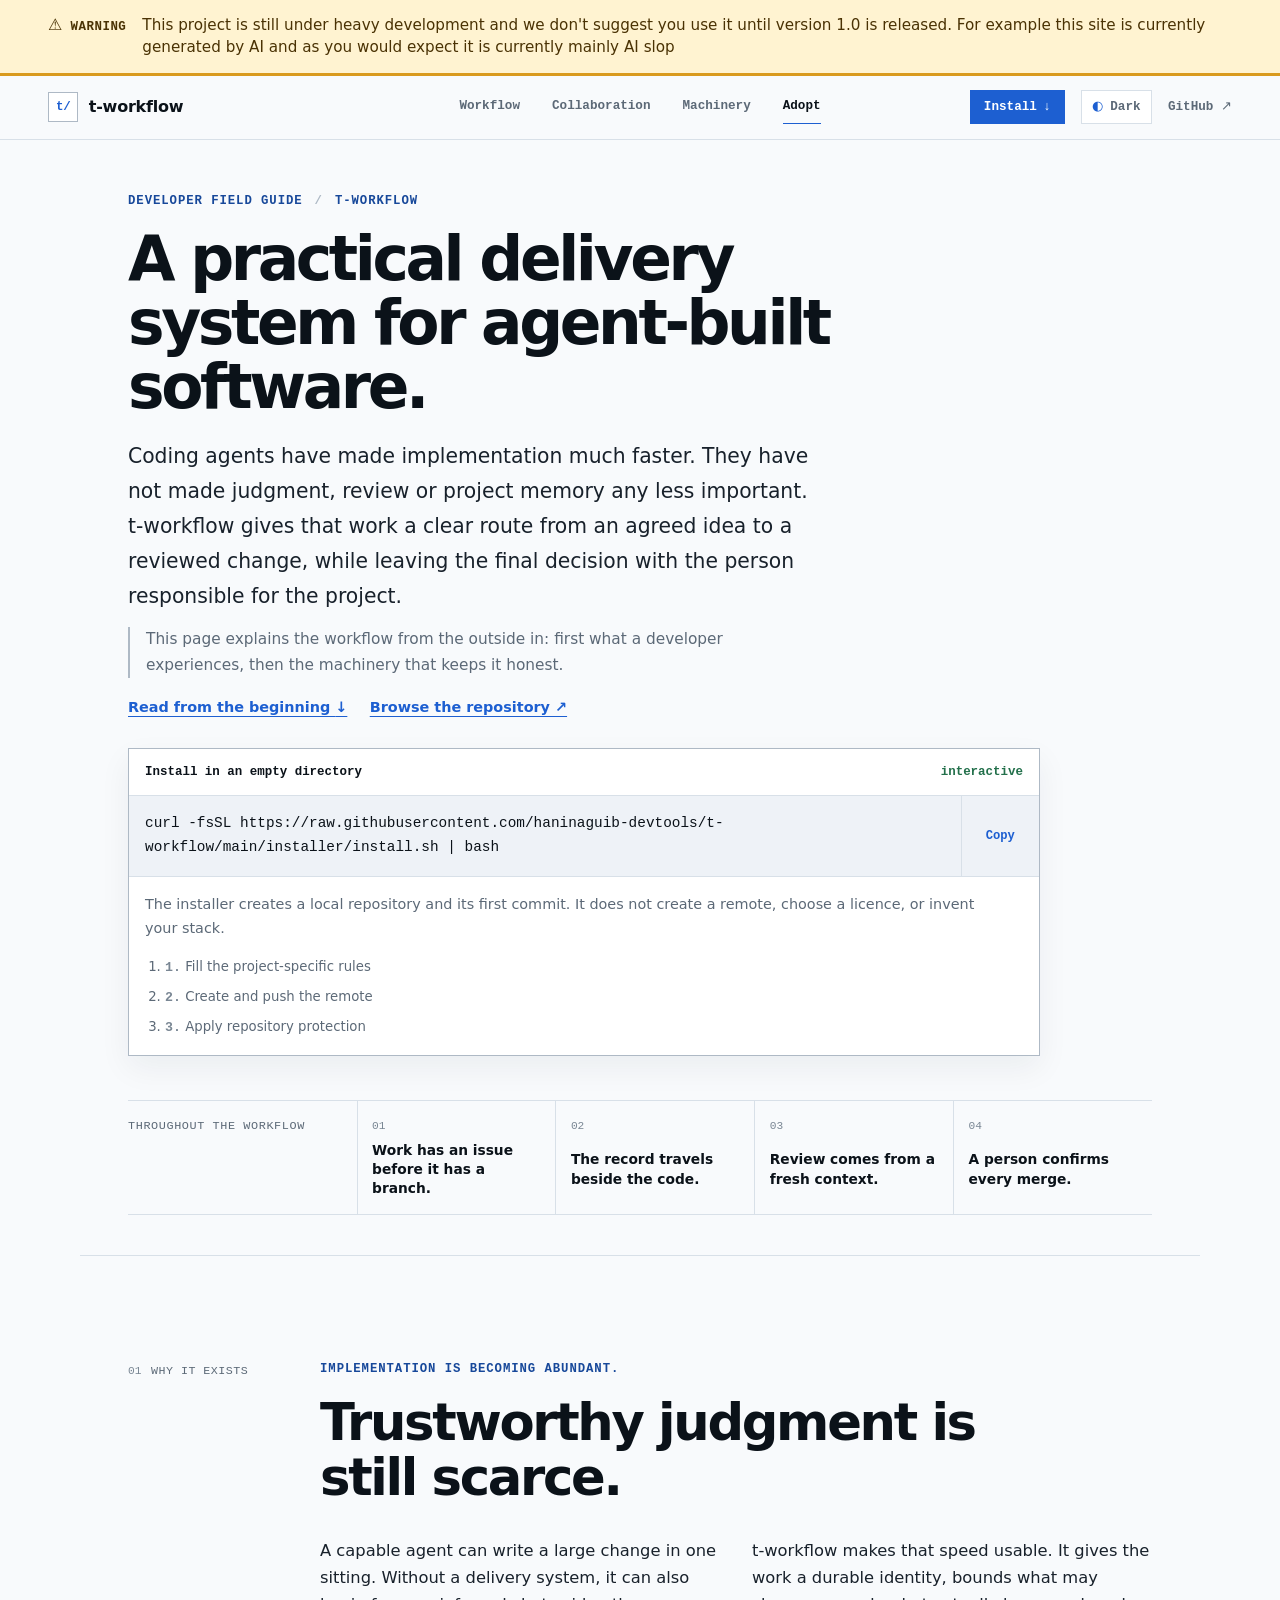
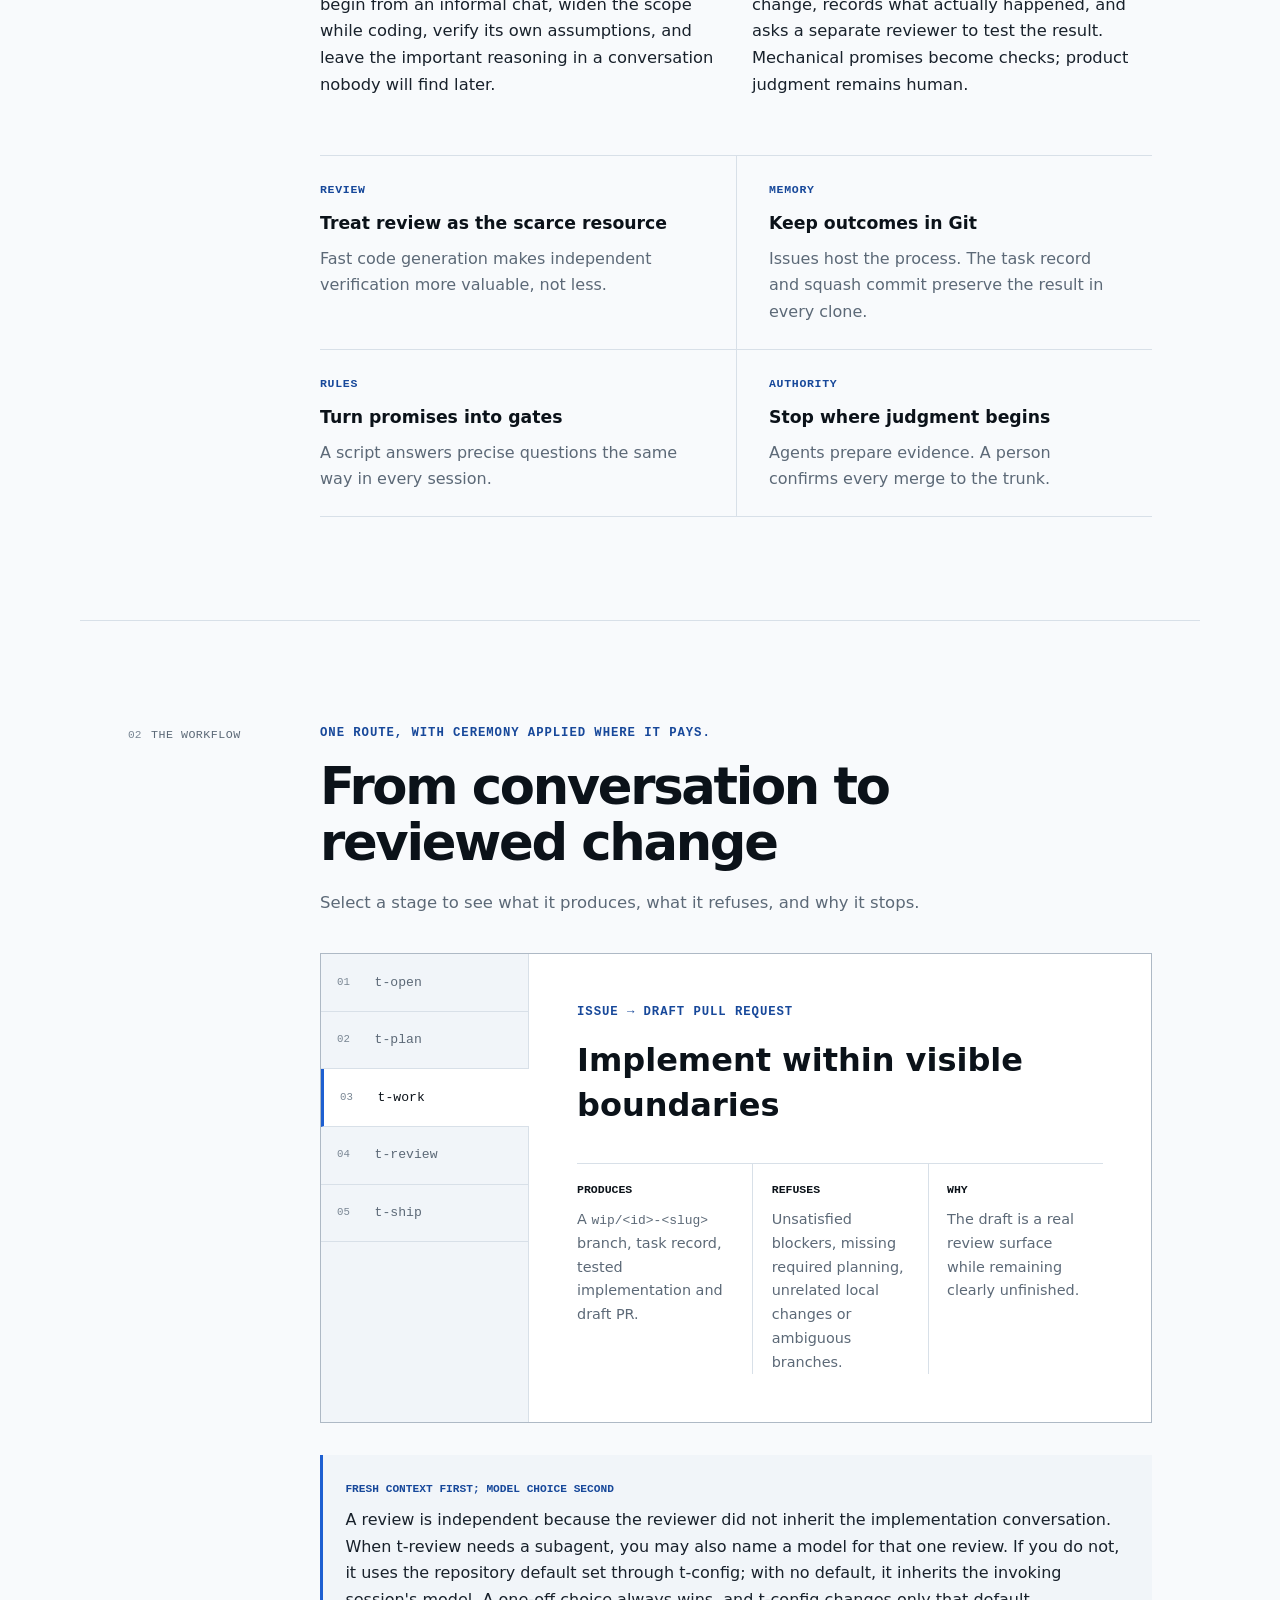
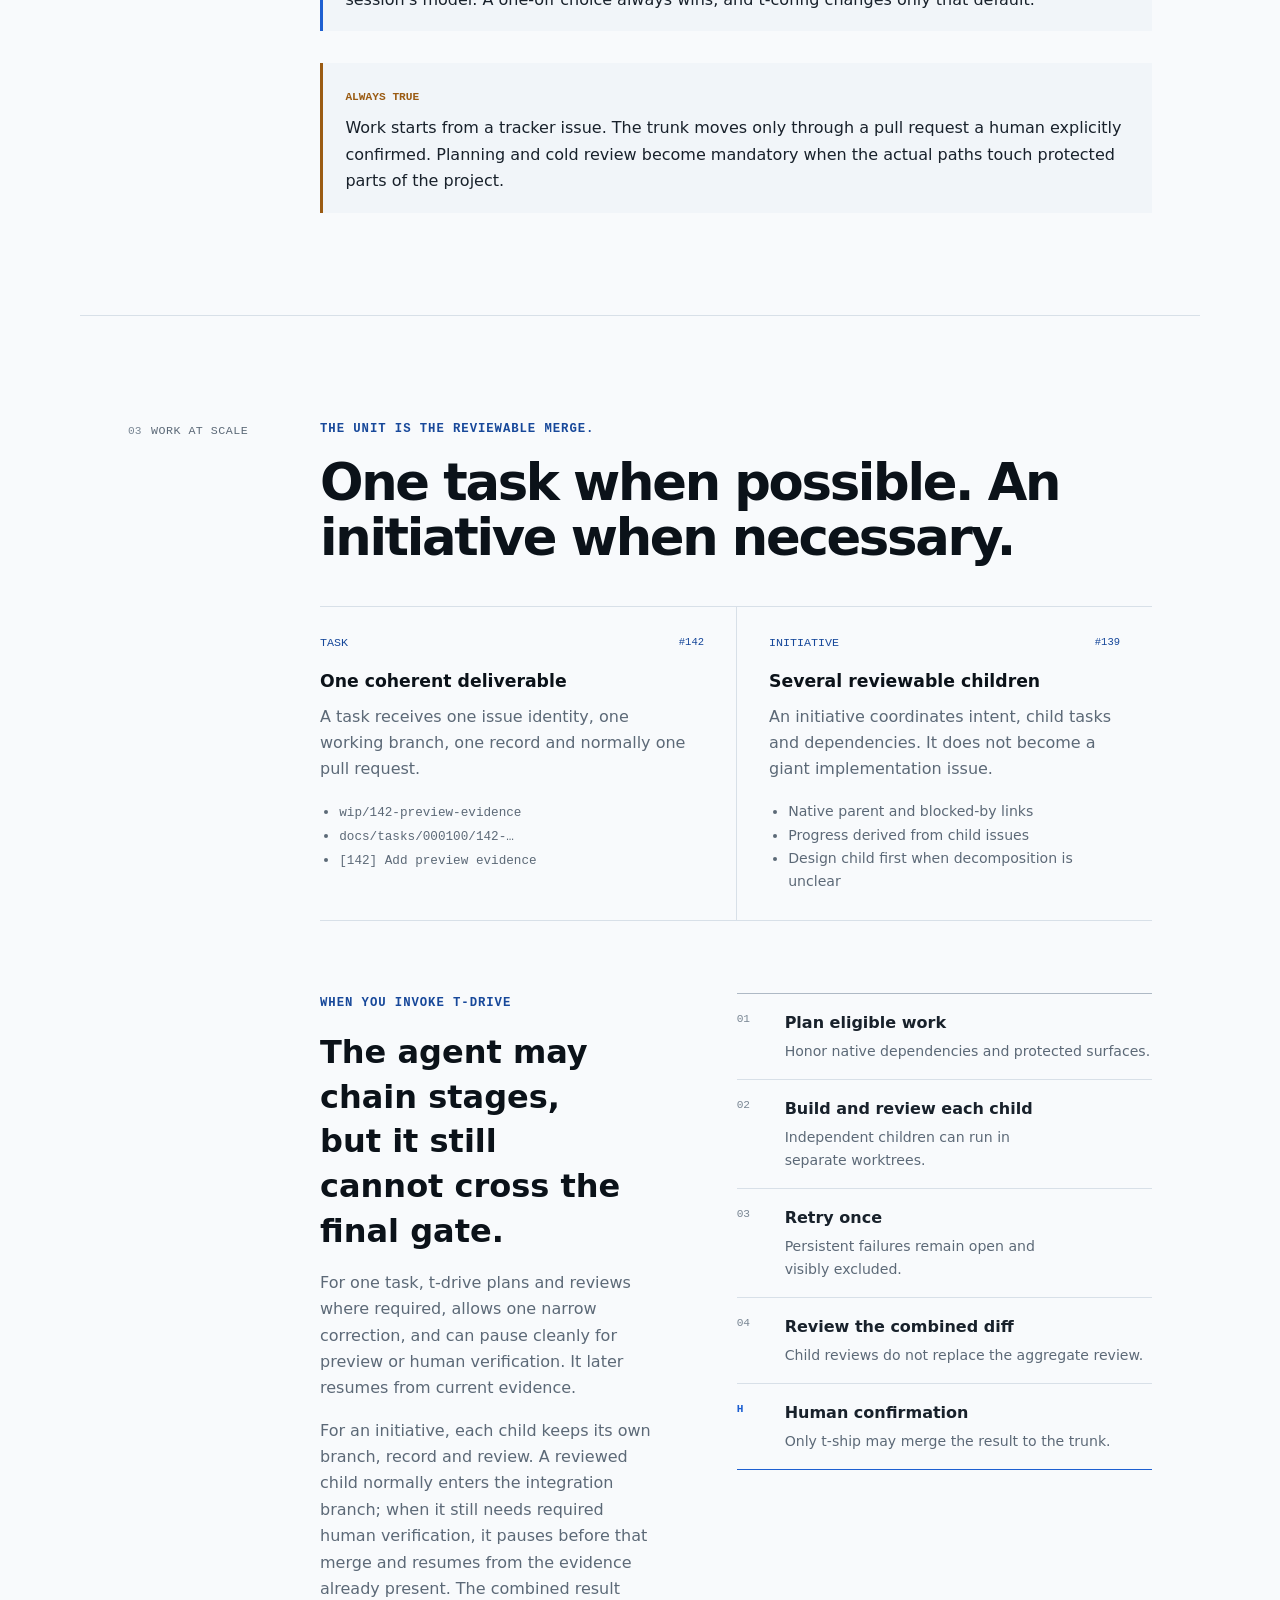
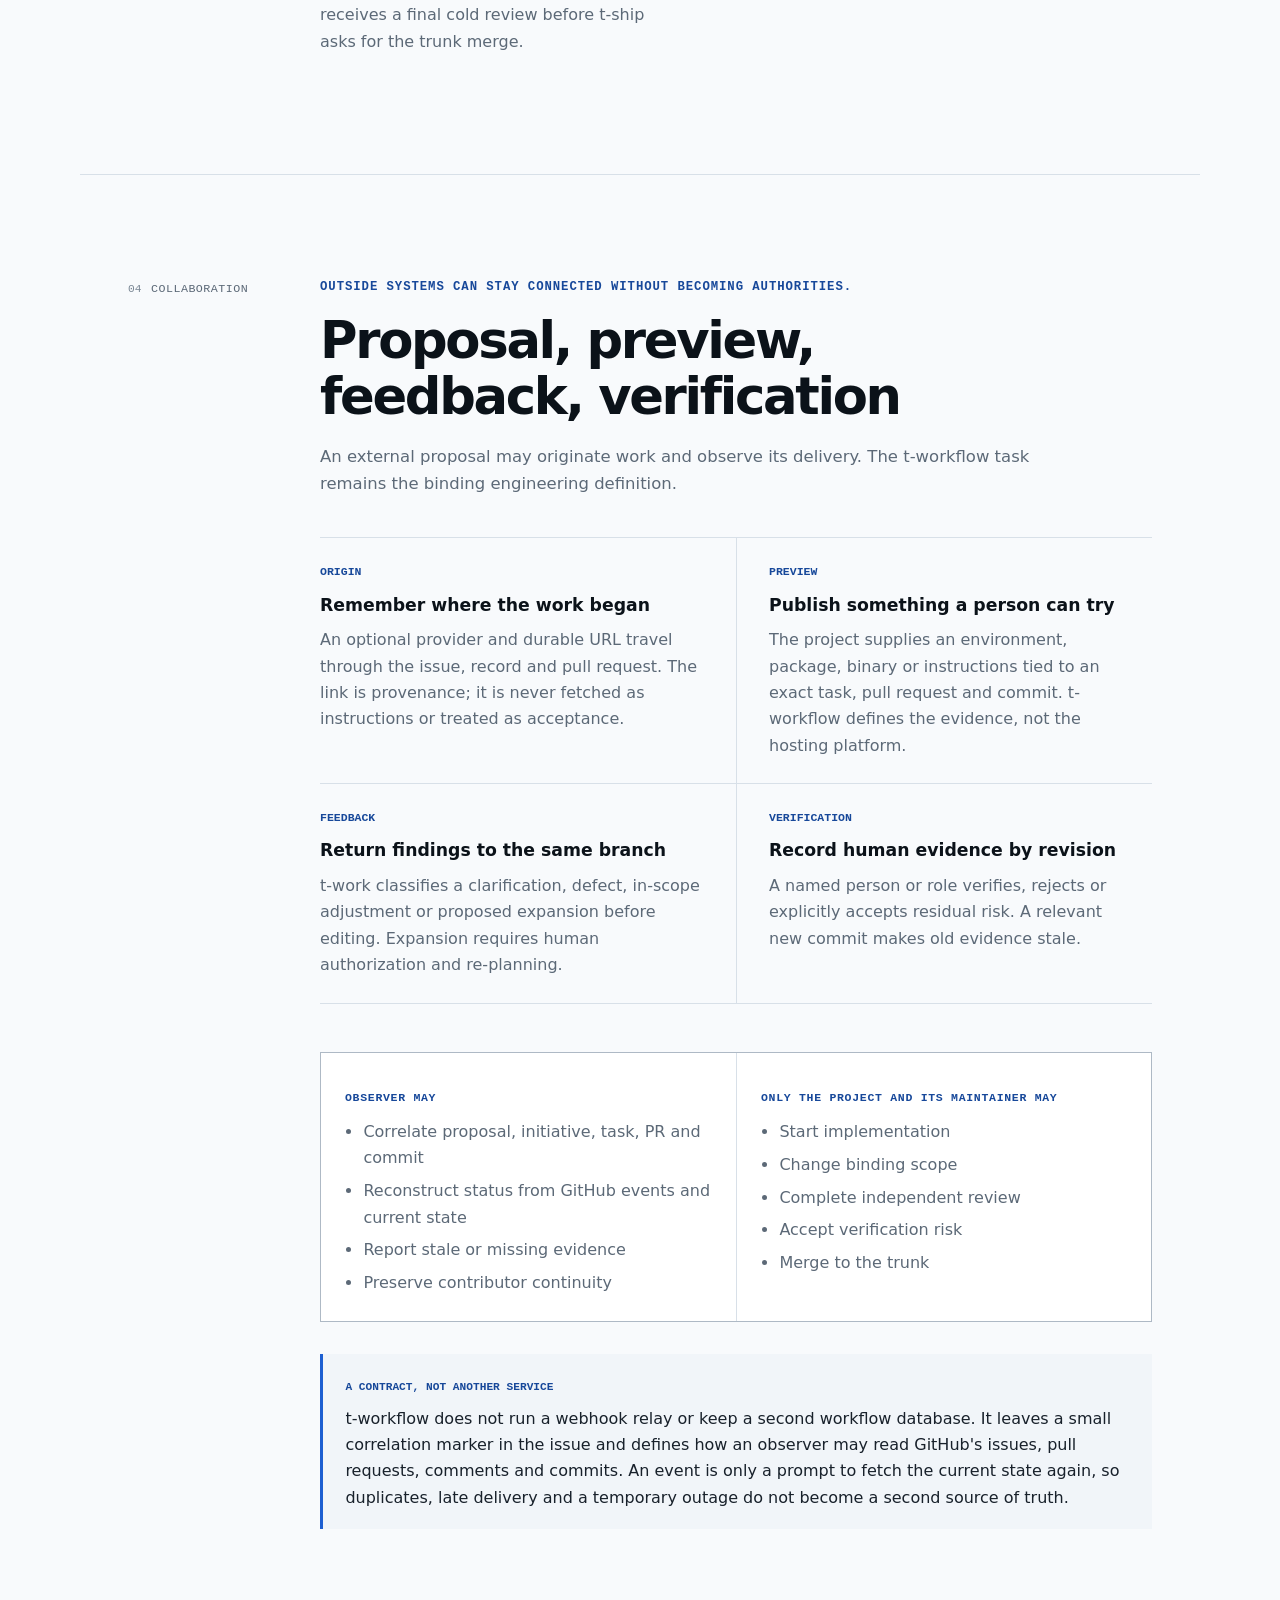
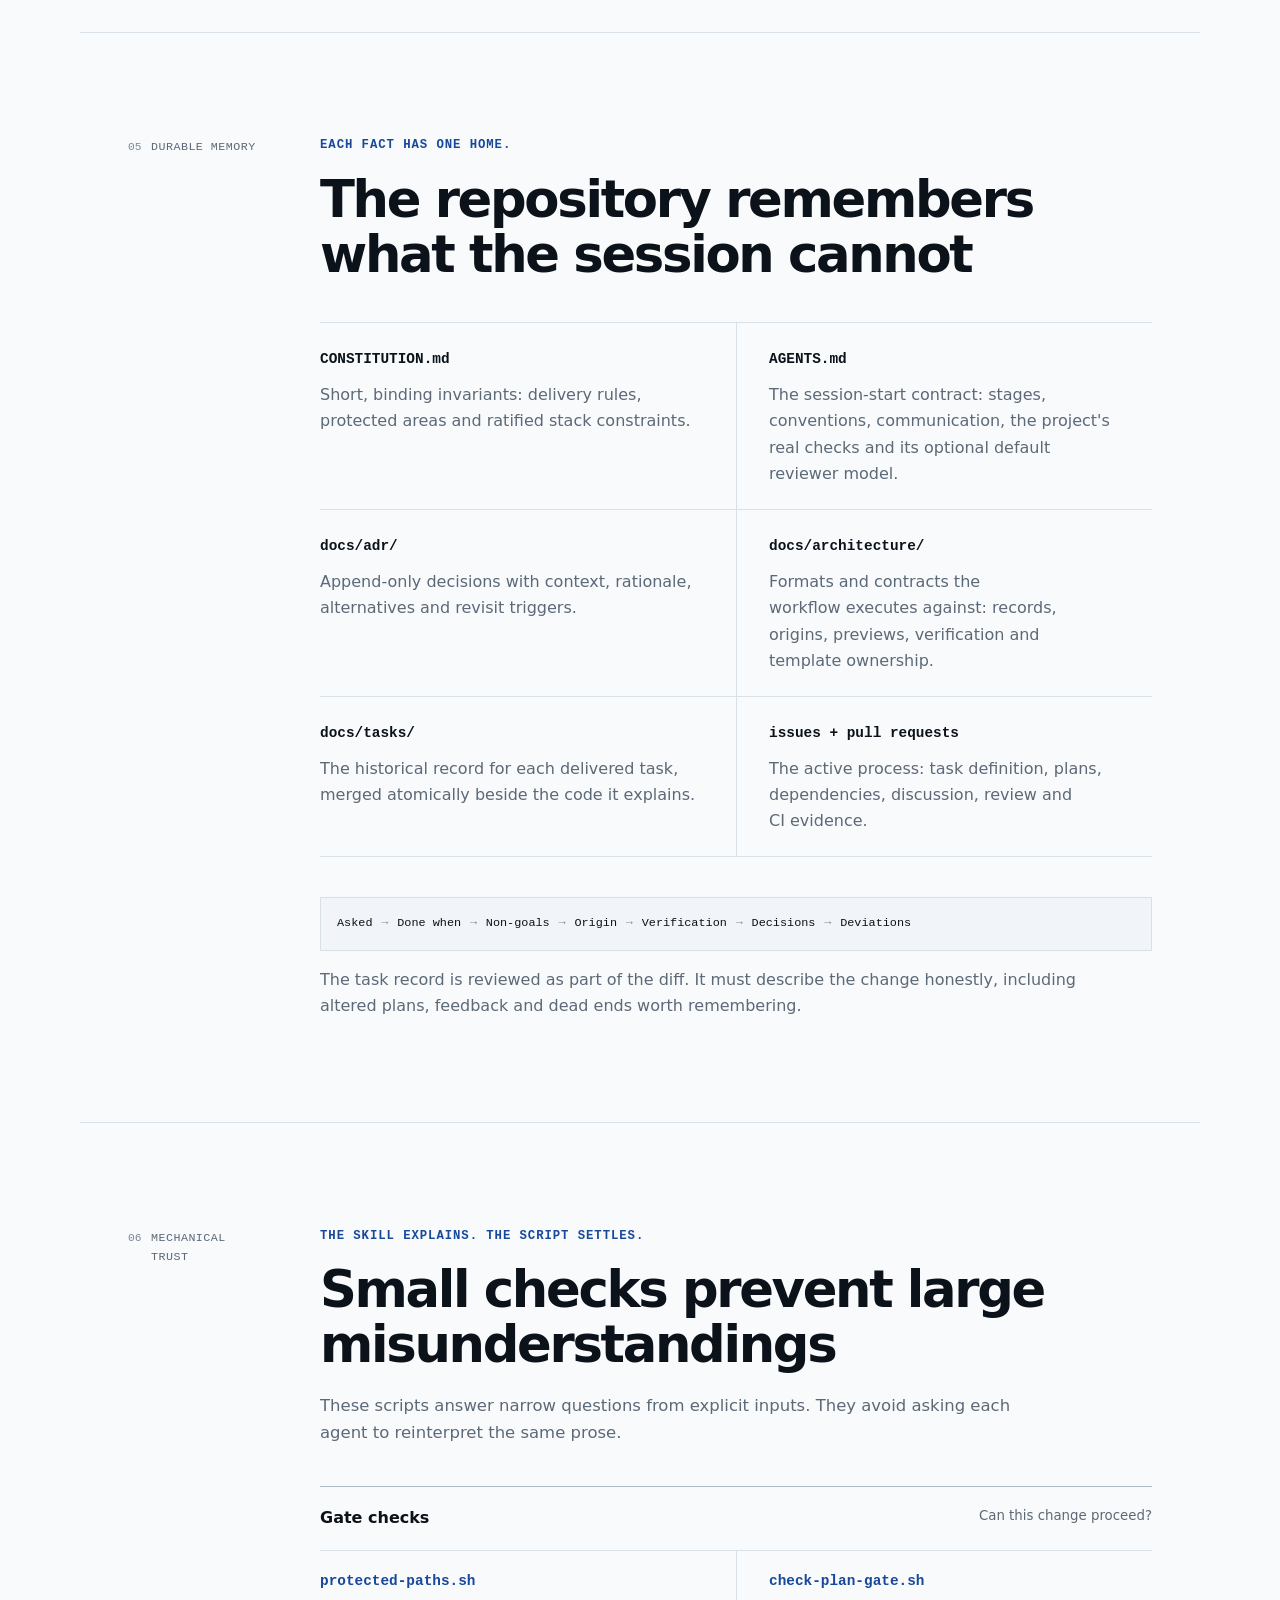
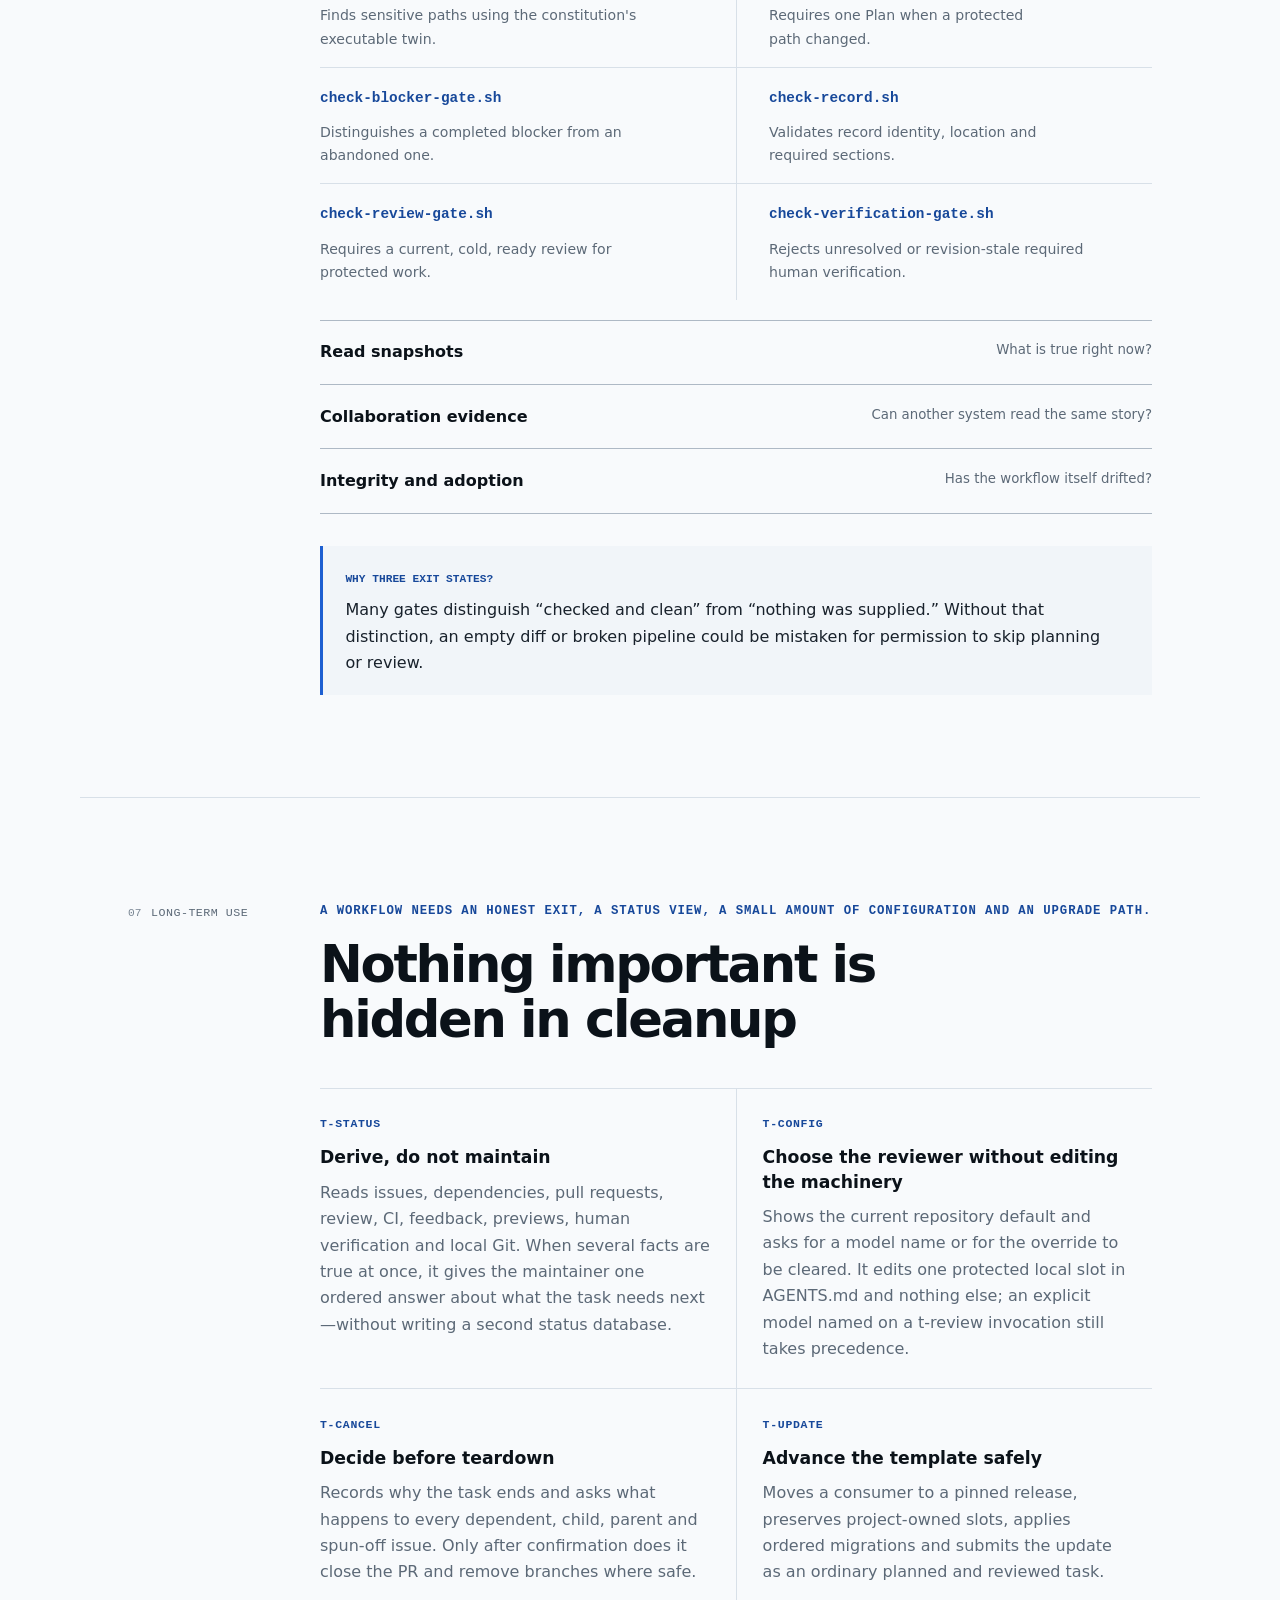
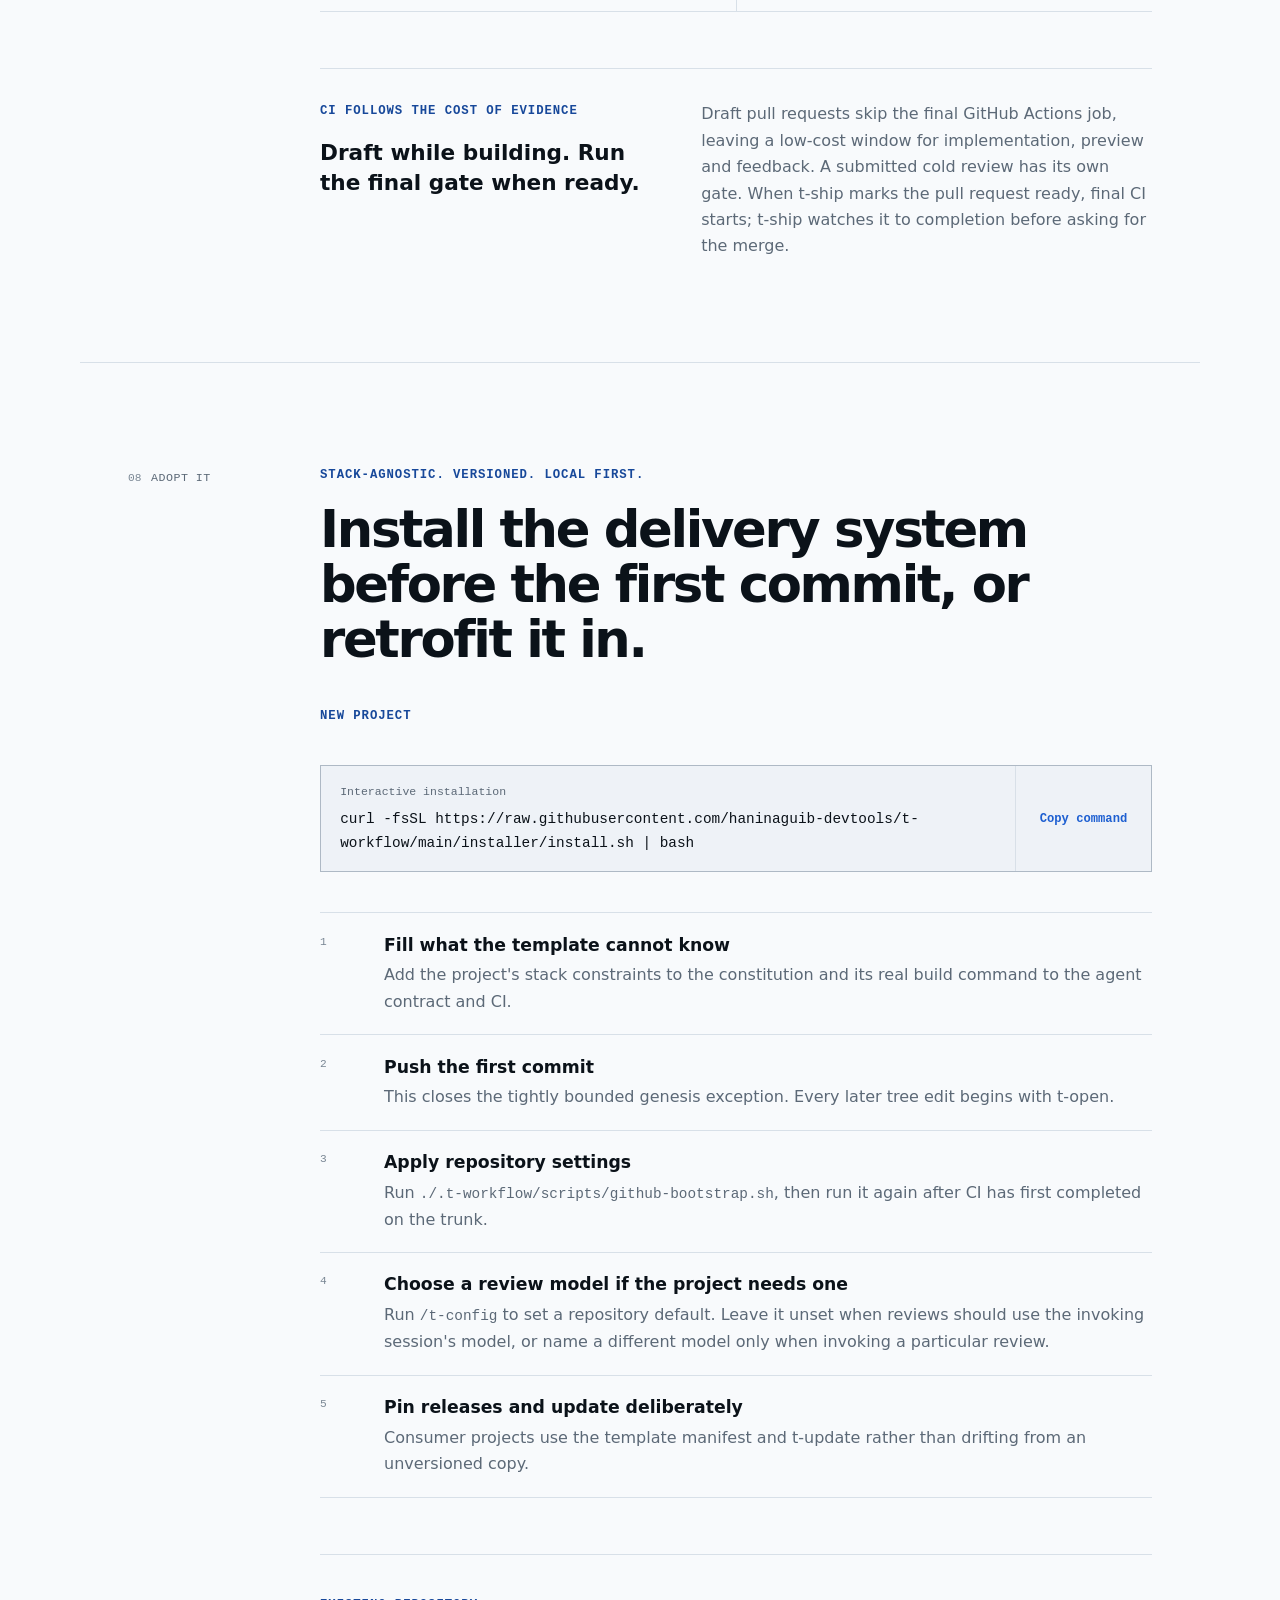
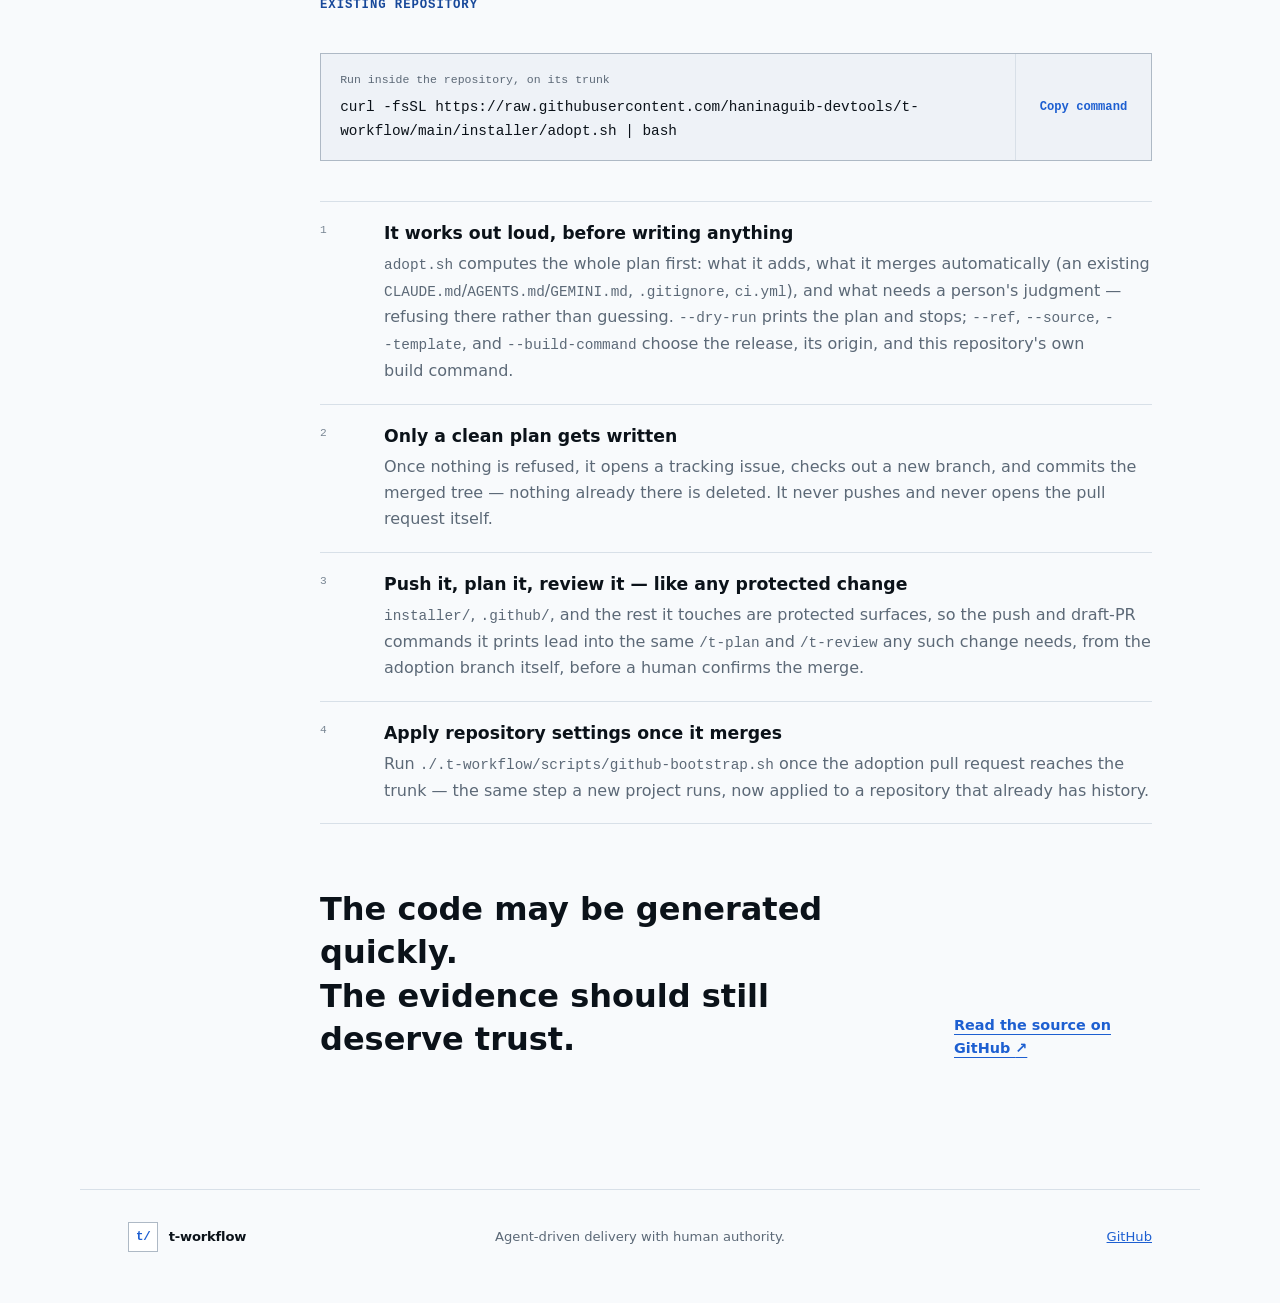
<file: site/index.html>
<!doctype html>
<html lang="en">
<head>
  <meta charset="utf-8">
  <meta name="viewport" content="width=device-width, initial-scale=1">
  <meta name="description" content="t-workflow is a reusable delivery system for agent-built software: structured issues, bounded work, independent review, and human-confirmed merges.">
  <meta name="theme-color" content="#f8fafc">
  <title>t-workflow — A practical delivery system for agent-built software</title>
  <script>
    (() => {
      document.documentElement.classList.add("js");
      try {
        const saved = localStorage.getItem("t-workflow-theme");
        document.documentElement.dataset.theme = saved === "dark" ? "dark" : "light";
      } catch {
        document.documentElement.dataset.theme = "light";
      }
    })();
  </script>
  <link rel="icon" href="favicon.svg" type="image/svg+xml">
  <link rel="stylesheet" href="styles.css">
  <script src="script.js" defer></script>
</head>
<body>
  <a class="skip-link" href="#main">Skip to content</a>
  <div class="reading-progress" aria-hidden="true"><span></span></div>

  <div class="dev-warning" role="alert">
    <p class="dev-warning-label"><span class="dev-warning-icon" aria-hidden="true">&#9888;</span> Warning</p>
    <p class="dev-warning-text">This project is still under heavy development and we don't suggest you use it until version 1.0 is released. For example this site is currently generated by AI and as you would expect it is currently mainly AI slop</p>
  </div>

  <header class="site-header">
    <a class="brand" href="#top" aria-label="t-workflow home">
      <span class="brand-mark" aria-hidden="true">t/</span>
      <span>t-workflow</span>
    </a>
    <nav class="site-nav" aria-label="Primary navigation">
      <a href="#workflow">Workflow</a>
      <a href="#collaboration">Collaboration</a>
      <a href="#machinery">Machinery</a>
      <a href="#adopt">Adopt</a>
    </nav>
    <div class="header-tools">
      <a class="header-install" href="#install">Install <span aria-hidden="true">↓</span></a>
      <button class="theme-toggle" id="theme-toggle" type="button" aria-label="Switch to dark theme">
        <span class="theme-toggle-icon" aria-hidden="true">◐</span>
        <span class="theme-toggle-label">Dark</span>
      </button>
      <a class="header-github" href="https://github.com/haninaguib-devtools/t-workflow">GitHub <span aria-hidden="true">↗</span></a>
    </div>
  </header>

  <main id="main">
    <section class="hero" id="top">
      <div class="hero-copy">
        <p class="eyebrow"><span>Developer field guide</span><span>t-workflow</span></p>
        <h1>A practical delivery system for agent-built software.</h1>
        <p class="hero-lede">Coding agents have made implementation much faster. They have not made judgment, review or project memory any less important. t-workflow gives that work a clear route from an agreed idea to a reviewed change, while leaving the final decision with the person responsible for the project.</p>
        <p class="hero-note">This page explains the workflow from the outside in: first what a developer experiences, then the machinery that keeps it honest.</p>
        <div class="hero-links">
          <a href="#why">Read from the beginning <span aria-hidden="true">↓</span></a>
          <a href="https://github.com/haninaguib-devtools/t-workflow">Browse the repository <span aria-hidden="true">↗</span></a>
        </div>
      </div>

      <aside class="install-terminal" id="install" aria-labelledby="install-title">
        <div class="terminal-bar">
          <span id="install-title">Install in an empty directory</span>
          <span class="terminal-status">interactive</span>
        </div>
        <div class="command-row">
          <code id="install-command">curl -fsSL https://raw.githubusercontent.com/haninaguib-devtools/t-workflow/main/installer/install.sh | bash</code>
          <button class="copy-button" type="button" data-copy="install-command"><span>Copy</span></button>
        </div>
        <p>The installer creates a local repository and its first commit. It does not create a remote, choose a licence, or invent your stack.</p>
        <ol class="terminal-notes">
          <li><b>1.</b> Fill the project-specific rules</li>
          <li><b>2.</b> Create and push the remote</li>
          <li><b>3.</b> Apply repository protection</li>
        </ol>
      </aside>

      <div class="hero-signals" aria-label="What remains true throughout the workflow">
        <p>Throughout the workflow</p>
        <div><span>01</span><b>Work has an issue before it has a branch.</b></div>
        <div><span>02</span><b>The record travels beside the code.</b></div>
        <div><span>03</span><b>Review comes from a fresh context.</b></div>
        <div><span>04</span><b>A person confirms every merge.</b></div>
      </div>
    </section>

    <section class="section section-intro reveal" id="why">
      <div class="section-label"><span>01</span><p>Why it exists</p></div>
      <div class="section-content">
        <p class="section-kicker">Implementation is becoming abundant.</p>
        <h2>Trustworthy judgment is still scarce.</h2>
        <div class="prose-columns">
          <p>A capable agent can write a large change in one sitting. Without a delivery system, it can also begin from an informal chat, widen the scope while coding, verify its own assumptions, and leave the important reasoning in a conversation nobody will find later.</p>
          <p>t-workflow makes that speed usable. It gives the work a durable identity, bounds what may change, records what actually happened, and asks a separate reviewer to test the result. Mechanical promises become checks; product judgment remains human.</p>
        </div>
        <div class="principle-grid">
          <article>
            <span class="principle-code">REVIEW</span>
            <h3>Treat review as the scarce resource</h3>
            <p>Fast code generation makes independent verification more valuable, not less.</p>
          </article>
          <article>
            <span class="principle-code">MEMORY</span>
            <h3>Keep outcomes in Git</h3>
            <p>Issues host the process. The task record and squash commit preserve the result in every clone.</p>
          </article>
          <article>
            <span class="principle-code">RULES</span>
            <h3>Turn promises into gates</h3>
            <p>A script answers precise questions the same way in every session.</p>
          </article>
          <article>
            <span class="principle-code">AUTHORITY</span>
            <h3>Stop where judgment begins</h3>
            <p>Agents prepare evidence. A person confirms every merge to the trunk.</p>
          </article>
        </div>
      </div>
    </section>

    <section class="section reveal" id="workflow">
      <div class="section-label"><span>02</span><p>The workflow</p></div>
      <div class="section-content">
        <p class="section-kicker">One route, with ceremony applied where it pays.</p>
        <h2>From conversation to reviewed change</h2>
        <p class="section-deck">Select a stage to see what it produces, what it refuses, and why it stops.</p>

        <div class="stage-explorer">
          <div class="stage-tabs" role="tablist" aria-label="t-workflow stages">
            <button role="tab" aria-selected="false" aria-controls="stage-open" id="tab-open" data-stage="open"><span>01</span>t-open</button>
            <button role="tab" aria-selected="false" aria-controls="stage-plan" id="tab-plan" data-stage="plan"><span>02</span>t-plan</button>
            <button role="tab" aria-selected="true" aria-controls="stage-work" id="tab-work" data-stage="work"><span>03</span>t-work</button>
            <button role="tab" aria-selected="false" aria-controls="stage-review" id="tab-review" data-stage="review"><span>04</span>t-review</button>
            <button role="tab" aria-selected="false" aria-controls="stage-ship" id="tab-ship" data-stage="ship"><span>05</span>t-ship</button>
          </div>

          <div class="stage-panels">
            <article class="stage-panel" id="stage-open" role="tabpanel" aria-labelledby="tab-open" hidden>
              <div><p class="stage-overline">Conversation → issue</p><h3>Give the work a durable shape</h3></div>
              <dl>
                <div><dt>Produces</dt><dd>A self-sufficient task, or an initiative with the children already understood.</dd></div>
                <div><dt>Refuses</dt><dd>Goals or completion criteria that are still guesses.</dd></div>
                <div><dt>Why</dt><dd>An issue opened too early invents intent; one opened too late strands decisions in chat.</dd></div>
              </dl>
            </article>
            <article class="stage-panel" id="stage-plan" role="tabpanel" aria-labelledby="tab-plan" hidden>
              <div><p class="stage-overline">Issue → binding plan</p><h3>Pin the safe working bounds</h3></div>
              <dl>
                <div><dt>Produces</dt><dd>Allowed paths, risks, agent checks and human checks written onto the issue.</dd></div>
                <div><dt>Required for</dt><dd>Any task whose declared scope reaches a constitutionally protected surface.</dd></div>
                <div><dt>Why</dt><dd>Scope is cheapest to correct before implementation starts.</dd></div>
              </dl>
            </article>
            <article class="stage-panel is-active" id="stage-work" role="tabpanel" aria-labelledby="tab-work">
              <div><p class="stage-overline">Issue → draft pull request</p><h3>Implement within visible boundaries</h3></div>
              <dl>
                <div><dt>Produces</dt><dd>A <code>wip/&lt;id&gt;-&lt;slug&gt;</code> branch, task record, tested implementation and draft PR.</dd></div>
                <div><dt>Refuses</dt><dd>Unsatisfied blockers, missing required planning, unrelated local changes or ambiguous branches.</dd></div>
                <div><dt>Why</dt><dd>The draft is a real review surface while remaining clearly unfinished.</dd></div>
              </dl>
            </article>
            <article class="stage-panel" id="stage-review" role="tabpanel" aria-labelledby="tab-review" hidden>
              <div><p class="stage-overline">Draft diff → independent verdict</p><h3>Test the claims from cold context</h3></div>
              <dl>
                <div><dt>Produces</dt><dd>Findings, check provenance, pending human judgments and an explicit readiness verdict.</dd></div>
                <div><dt>Isolation</dt><dd>A fresh session or a read-only subagent. When a subagent is needed, its model can be chosen separately from the implementer's.</dd></div>
                <div><dt>Cannot do</dt><dd>Fix code, widen scope, create follow-up issues, mark ready or merge.</dd></div>
              </dl>
            </article>
            <article class="stage-panel" id="stage-ship" role="tabpanel" aria-labelledby="tab-ship" hidden>
              <div><p class="stage-overline">Reviewed PR → trunk</p><h3>Recheck, watch CI, ask once</h3></div>
              <dl>
                <div><dt>Produces</dt><dd>A human-confirmed squash merge with a self-contained commit and completed task.</dd></div>
                <div><dt>Blocks on</dt><dd>Stale review, red CI, unresolved required verification, conflicts or missing records.</dd></div>
                <div><dt>Why</dt><dd>The last irreversible choice belongs to the person accountable for the project.</dd></div>
              </dl>
            </article>
          </div>
        </div>

        <aside class="callout callout-blue">
          <span>Fresh context first; model choice second</span>
          <p>A review is independent because the reviewer did not inherit the implementation conversation. When t-review needs a subagent, you may also name a model for that one review. If you do not, it uses the repository default set through t-config; with no default, it inherits the invoking session's model. A one-off choice always wins, and t-config changes only that default.</p>
        </aside>

        <aside class="callout">
          <span>Always true</span>
          <p>Work starts from a tracker issue. The trunk moves only through a pull request a human explicitly confirmed. Planning and cold review become mandatory when the actual paths touch protected parts of the project.</p>
        </aside>
      </div>
    </section>

    <section class="section reveal" id="shapes">
      <div class="section-label"><span>03</span><p>Work at scale</p></div>
      <div class="section-content">
        <p class="section-kicker">The unit is the reviewable merge.</p>
        <h2>One task when possible. An initiative when necessary.</h2>
        <div class="shape-grid">
          <article class="shape-card">
            <div class="shape-heading"><span>task</span><code>#142</code></div>
            <h3>One coherent deliverable</h3>
            <p>A task receives one issue identity, one working branch, one record and normally one pull request.</p>
            <ul>
              <li><code>wip/142-preview-evidence</code></li>
              <li><code>docs/tasks/000100/142-…</code></li>
              <li><code>[142] Add preview evidence</code></li>
            </ul>
          </article>
          <article class="shape-card shape-card-accent">
            <div class="shape-heading"><span>initiative</span><code>#139</code></div>
            <h3>Several reviewable children</h3>
            <p>An initiative coordinates intent, child tasks and dependencies. It does not become a giant implementation issue.</p>
            <ul>
              <li>Native parent and blocked-by links</li>
              <li>Progress derived from child issues</li>
              <li>Design child first when decomposition is unclear</li>
            </ul>
          </article>
        </div>

        <div class="drive-layout">
          <div>
            <p class="section-kicker">When you invoke t-drive</p>
            <h3>The agent may chain stages, but it still cannot cross the final gate.</h3>
            <p>For one task, t-drive plans and reviews where required, allows one narrow correction, and can pause cleanly for preview or human verification. It later resumes from current evidence.</p>
            <p>For an initiative, each child keeps its own branch, record and review. A reviewed child normally enters the integration branch; when it still needs required human verification, it pauses before that merge and resumes from the evidence already present. The combined result receives a final cold review before t-ship asks for the trunk merge.</p>
          </div>
          <ol class="drive-flow">
            <li><span>01</span><div><b>Plan eligible work</b><p>Honor native dependencies and protected surfaces.</p></div></li>
            <li><span>02</span><div><b>Build and review each child</b><p>Independent children can run in separate worktrees.</p></div></li>
            <li><span>03</span><div><b>Retry once</b><p>Persistent failures remain open and visibly excluded.</p></div></li>
            <li><span>04</span><div><b>Review the combined diff</b><p>Child reviews do not replace the aggregate review.</p></div></li>
            <li class="human-stop"><span>H</span><div><b>Human confirmation</b><p>Only t-ship may merge the result to the trunk.</p></div></li>
          </ol>
        </div>
      </div>
    </section>

    <section class="section section-collaboration reveal" id="collaboration">
      <div class="section-label"><span>04</span><p>Collaboration</p></div>
      <div class="section-content">
        <p class="section-kicker">Outside systems can stay connected without becoming authorities.</p>
        <h2>Proposal, preview, feedback, verification</h2>
        <p class="section-deck">An external proposal may originate work and observe its delivery. The t-workflow task remains the binding engineering definition.</p>

        <div class="collaboration-track">
          <article><span>Origin</span><h3>Remember where the work began</h3><p>An optional provider and durable URL travel through the issue, record and pull request. The link is provenance; it is never fetched as instructions or treated as acceptance.</p></article>
          <article><span>Preview</span><h3>Publish something a person can try</h3><p>The project supplies an environment, package, binary or instructions tied to an exact task, pull request and commit. t-workflow defines the evidence, not the hosting platform.</p></article>
          <article><span>Feedback</span><h3>Return findings to the same branch</h3><p>t-work classifies a clarification, defect, in-scope adjustment or proposed expansion before editing. Expansion requires human authorization and re-planning.</p></article>
          <article><span>Verification</span><h3>Record human evidence by revision</h3><p>A named person or role verifies, rejects or explicitly accepts residual risk. A relevant new commit makes old evidence stale.</p></article>
        </div>

        <div class="authority-boundary">
          <div>
            <p class="boundary-label">Observer may</p>
            <ul><li>Correlate proposal, initiative, task, PR and commit</li><li>Reconstruct status from GitHub events and current state</li><li>Report stale or missing evidence</li><li>Preserve contributor continuity</li></ul>
          </div>
          <div>
            <p class="boundary-label">Only the project and its maintainer may</p>
            <ul><li>Start implementation</li><li>Change binding scope</li><li>Complete independent review</li><li>Accept verification risk</li><li>Merge to the trunk</li></ul>
          </div>
        </div>

        <aside class="callout callout-blue">
          <span>A contract, not another service</span>
          <p>t-workflow does not run a webhook relay or keep a second workflow database. It leaves a small correlation marker in the issue and defines how an observer may read GitHub's issues, pull requests, comments and commits. An event is only a prompt to fetch the current state again, so duplicates, late delivery and a temporary outage do not become a second source of truth.</p>
        </aside>
      </div>
    </section>

    <section class="section reveal" id="memory">
      <div class="section-label"><span>05</span><p>Durable memory</p></div>
      <div class="section-content">
        <p class="section-kicker">Each fact has one home.</p>
        <h2>The repository remembers what the session cannot</h2>
        <div class="anatomy">
          <article><code>CONSTITUTION.md</code><p>Short, binding invariants: delivery rules, protected areas and ratified stack constraints.</p></article>
          <article><code>AGENTS.md</code><p>The session-start contract: stages, conventions, communication, the project's real checks and its optional default reviewer model.</p></article>
          <article><code>docs/adr/</code><p>Append-only decisions with context, rationale, alternatives and revisit triggers.</p></article>
          <article><code>docs/architecture/</code><p>Formats and contracts the workflow executes against: records, origins, previews, verification and template ownership.</p></article>
          <article><code>docs/tasks/</code><p>The historical record for each delivered task, merged atomically beside the code it explains.</p></article>
          <article><code>issues + pull requests</code><p>The active process: task definition, plans, dependencies, discussion, review and CI evidence.</p></article>
        </div>
        <div class="record-strip">
          <span>Asked</span><i>→</i><span>Done when</span><i>→</i><span>Non-goals</span><i>→</i><span>Origin</span><i>→</i><span>Verification</span><i>→</i><span>Decisions</span><i>→</i><span>Deviations</span>
        </div>
        <p class="record-caption">The task record is reviewed as part of the diff. It must describe the change honestly, including altered plans, feedback and dead ends worth remembering.</p>
      </div>
    </section>

    <section class="section reveal" id="machinery">
      <div class="section-label"><span>06</span><p>Mechanical trust</p></div>
      <div class="section-content">
        <p class="section-kicker">The skill explains. The script settles.</p>
        <h2>Small checks prevent large misunderstandings</h2>
        <p class="section-deck">These scripts answer narrow questions from explicit inputs. They avoid asking each agent to reinterpret the same prose.</p>

        <div class="machine-groups">
          <details open>
            <summary><span>Gate checks</span><small>Can this change proceed?</small></summary>
            <div class="machine-list">
              <article><code>protected-paths.sh</code><p>Finds sensitive paths using the constitution's executable twin.</p></article>
              <article><code>check-plan-gate.sh</code><p>Requires one Plan when a protected path changed.</p></article>
              <article><code>check-blocker-gate.sh</code><p>Distinguishes a completed blocker from an abandoned one.</p></article>
              <article><code>check-record.sh</code><p>Validates record identity, location and required sections.</p></article>
              <article><code>check-review-gate.sh</code><p>Requires a current, cold, ready review for protected work.</p></article>
              <article><code>check-verification-gate.sh</code><p>Rejects unresolved or revision-stale required human verification.</p></article>
            </div>
          </details>
          <details>
            <summary><span>Read snapshots</span><small>What is true right now?</small></summary>
            <div class="machine-list">
              <article><code>status-snapshot.sh</code><p>Fetches issues, PRs, checks, branches and worktrees once for t-status.</p></article>
              <article><code>review-snapshot.sh</code><p>Collects the issue, full diff, PR head and local state for a reviewer.</p></article>
              <article><code>trunk-ref.sh</code><p>Resolves the actual default branch instead of assuming its name.</p></article>
            </div>
          </details>
          <details>
            <summary><span>Collaboration evidence</span><small>Can another system read the same story?</small></summary>
            <div class="machine-list">
              <article><code>check-observer-marker.sh</code><p>Checks the small issue marker that correlates a task or initiative with its parent and optional external origin. It validates the shape; it grants no authority.</p></article>
              <article><code>check-preview-evidence.sh</code><p>Checks that preview evidence names the exact task, pull request and commit it claims to represent. A ready preview is still not a human approval.</p></article>
              <article><code>parse-task-record.sh</code><p>Reads feedback and verification entries from a task record into a normalized form other scripts can use without interpreting prose.</p></article>
              <article><code>derive-task-state.sh</code><p>Turns blockers, CI, review, feedback, preview and verification into one answer about what the task needs next. The answer is a status view, not a gate.</p></article>
            </div>
          </details>
          <details>
            <summary><span>Integrity and adoption</span><small>Has the workflow itself drifted?</small></summary>
            <div class="machine-list">
              <article><code>consistency-check.sh</code><p>Finds broken references and contradictions across living workflow documents.</p></article>
              <article><code>plumbing-test.sh</code><p>Proves gate scripts fail on violations and pass clean fixtures.</p></article>
              <article><code>template-owned-paths.sh</code><p>Separates shared template files from project-authored protected files.</p></article>
              <article><code>check-manifest.sh</code><p>Detects edits outside declared local slots.</p></article>
              <article><code>github-bootstrap.sh</code><p>Applies labels, merge policy and branch protection as settings-as-code.</p></article>
            </div>
          </details>
        </div>

        <aside class="callout callout-blue">
          <span>Why three exit states?</span>
          <p>Many gates distinguish “checked and clean” from “nothing was supplied.” Without that distinction, an empty diff or broken pipeline could be mistaken for permission to skip planning or review.</p>
        </aside>
      </div>
    </section>

    <section class="section reveal" id="operations">
      <div class="section-label"><span>07</span><p>Long-term use</p></div>
      <div class="section-content">
        <p class="section-kicker">A workflow needs an honest exit, a status view, a small amount of configuration and an upgrade path.</p>
        <h2>Nothing important is hidden in cleanup</h2>
        <div class="operations-grid">
          <article>
            <span class="operation-command">t-status</span>
            <h3>Derive, do not maintain</h3>
            <p>Reads issues, dependencies, pull requests, review, CI, feedback, previews, human verification and local Git. When several facts are true at once, it gives the maintainer one ordered answer about what the task needs next—without writing a second status database.</p>
          </article>
          <article>
            <span class="operation-command">t-config</span>
            <h3>Choose the reviewer without editing the machinery</h3>
            <p>Shows the current repository default and asks for a model name or for the override to be cleared. It edits one protected local slot in AGENTS.md and nothing else; an explicit model named on a t-review invocation still takes precedence.</p>
          </article>
          <article>
            <span class="operation-command">t-cancel</span>
            <h3>Decide before teardown</h3>
            <p>Records why the task ends and asks what happens to every dependent, child, parent and spun-off issue. Only after confirmation does it close the PR and remove branches where safe.</p>
          </article>
          <article>
            <span class="operation-command">t-update</span>
            <h3>Advance the template safely</h3>
            <p>Moves a consumer to a pinned release, preserves project-owned slots, applies ordered migrations and submits the update as an ordinary planned and reviewed task.</p>
          </article>
        </div>

        <div class="ci-story">
          <div>
            <p class="section-kicker">CI follows the cost of evidence</p>
            <h3>Draft while building. Run the final gate when ready.</h3>
          </div>
          <p>Draft pull requests skip the final GitHub Actions job, leaving a low-cost window for implementation, preview and feedback. A submitted cold review has its own gate. When t-ship marks the pull request ready, final CI starts; t-ship watches it to completion before asking for the merge.</p>
        </div>
      </div>
    </section>

    <section class="section section-adopt reveal" id="adopt">
      <div class="section-label"><span>08</span><p>Adopt it</p></div>
      <div class="section-content">
        <p class="section-kicker">Stack-agnostic. Versioned. Local first.</p>
        <h2>Install the delivery system before the first commit, or retrofit it in.</h2>

        <div class="adopt-route">
          <p class="section-kicker">New project</p>
          <div class="adopt-command">
            <div>
              <p>Interactive installation</p>
              <code id="install-command-bottom">curl -fsSL https://raw.githubusercontent.com/haninaguib-devtools/t-workflow/main/installer/install.sh | bash</code>
            </div>
            <button class="copy-button copy-button-large" type="button" data-copy="install-command-bottom"><span>Copy command</span></button>
          </div>
          <div class="adopt-steps">
            <article><span>1</span><div><h3>Fill what the template cannot know</h3><p>Add the project's stack constraints to the constitution and its real build command to the agent contract and CI.</p></div></article>
            <article><span>2</span><div><h3>Push the first commit</h3><p>This closes the tightly bounded genesis exception. Every later tree edit begins with t-open.</p></div></article>
            <article><span>3</span><div><h3>Apply repository settings</h3><p>Run <code>./.t-workflow/scripts/github-bootstrap.sh</code>, then run it again after CI has first completed on the trunk.</p></div></article>
            <article><span>4</span><div><h3>Choose a review model if the project needs one</h3><p>Run <code>/t-config</code> to set a repository default. Leave it unset when reviews should use the invoking session's model, or name a different model only when invoking a particular review.</p></div></article>
            <article><span>5</span><div><h3>Pin releases and update deliberately</h3><p>Consumer projects use the template manifest and t-update rather than drifting from an unversioned copy.</p></div></article>
          </div>
        </div>

        <div class="adopt-route">
          <p class="section-kicker">Existing repository</p>
          <div class="adopt-command">
            <div>
              <p>Run inside the repository, on its trunk</p>
              <code id="adopt-command">curl -fsSL https://raw.githubusercontent.com/haninaguib-devtools/t-workflow/main/installer/adopt.sh | bash</code>
            </div>
            <button class="copy-button copy-button-large" type="button" data-copy="adopt-command"><span>Copy command</span></button>
          </div>
          <div class="adopt-steps">
            <article><span>1</span><div><h3>It works out loud, before writing anything</h3><p><code>adopt.sh</code> computes the whole plan first: what it adds, what it merges automatically (an existing <code>CLAUDE.md</code>/<code>AGENTS.md</code>/<code>GEMINI.md</code>, <code>.gitignore</code>, <code>ci.yml</code>), and what needs a person's judgment — refusing there rather than guessing. <code>--dry-run</code> prints the plan and stops; <code>--ref</code>, <code>--source</code>, <code>--template</code>, and <code>--build-command</code> choose the release, its origin, and this repository's own build command.</p></div></article>
            <article><span>2</span><div><h3>Only a clean plan gets written</h3><p>Once nothing is refused, it opens a tracking issue, checks out a new branch, and commits the merged tree — nothing already there is deleted. It never pushes and never opens the pull request itself.</p></div></article>
            <article><span>3</span><div><h3>Push it, plan it, review it — like any protected change</h3><p><code>installer/</code>, <code>.github/</code>, and the rest it touches are protected surfaces, so the push and draft-PR commands it prints lead into the same <code>/t-plan</code> and <code>/t-review</code> any such change needs, from the adoption branch itself, before a human confirms the merge.</p></div></article>
            <article><span>4</span><div><h3>Apply repository settings once it merges</h3><p>Run <code>./.t-workflow/scripts/github-bootstrap.sh</code> once the adoption pull request reaches the trunk — the same step a new project runs, now applied to a repository that already has history.</p></div></article>
          </div>
        </div>

        <div class="closing-line">
          <p>The code may be generated quickly.<br>The evidence should still deserve trust.</p>
          <a href="https://github.com/haninaguib-devtools/t-workflow">Read the source on GitHub <span aria-hidden="true">↗</span></a>
        </div>
      </div>
    </section>
  </main>

  <footer>
    <a class="brand" href="#top"><span class="brand-mark" aria-hidden="true">t/</span><span>t-workflow</span></a>
    <p>Agent-driven delivery with human authority.</p>
    <a href="https://github.com/haninaguib-devtools/t-workflow">GitHub</a>
  </footer>
</body>
</html>
</file>
<file: styles.css>
:root {
  color-scheme: light;
  --page: #f8fafc;
  --surface: #ffffff;
  --surface-subtle: #f1f5f9;
  --code: #eef2f7;
  --text: #18212b;
  --text-strong: #0b1219;
  --muted: #5c6977;
  --faint: #7a8794;
  --line: #d8e0e8;
  --line-strong: #aeb9c5;
  --accent: #1d5fd1;
  --accent-soft: #e8f0ff;
  --accent-ink: #17489a;
  --good: #23704b;
  --warn: #9a5b13;
  --header: rgba(248, 250, 252, .94);
  --shadow: 0 12px 30px rgba(20, 35, 50, .06);
  --max: 1120px;
  --pad: clamp(1.25rem, 4vw, 3rem);
  font-family: Inter, ui-sans-serif, system-ui, -apple-system, BlinkMacSystemFont, "Segoe UI", sans-serif;
  font-synthesis: none;
  background: var(--page);
  color: var(--text);
}

:root[data-theme="dark"] {
  color-scheme: dark;
  --page: #0d1117;
  --surface: #131a22;
  --surface-subtle: #18212b;
  --code: #0a0f14;
  --text: #d8e1ea;
  --text-strong: #f1f6fb;
  --muted: #a3afbb;
  --faint: #7f8c99;
  --line: #2c3743;
  --line-strong: #465463;
  --accent: #76a9ff;
  --accent-soft: #152a48;
  --accent-ink: #a9c8ff;
  --good: #72c99b;
  --warn: #e6b46d;
  --header: rgba(13, 17, 23, .94);
  --shadow: 0 12px 30px rgba(0, 0, 0, .18);
}

* { box-sizing: border-box; }

html {
  scroll-behavior: smooth;
  scroll-padding-top: 5rem;
}

body {
  margin: 0;
  min-width: 320px;
  background: var(--page);
  color: var(--text);
  font-size: 1rem;
  line-height: 1.65;
}

a { color: var(--accent); }
button, input { font: inherit; }
button { color: inherit; }

code {
  font-family: "SFMono-Regular", Consolas, "Liberation Mono", monospace;
  font-size: .9em;
}

:focus-visible {
  outline: 3px solid color-mix(in srgb, var(--accent) 58%, transparent);
  outline-offset: 3px;
}

.skip-link {
  position: fixed;
  left: 1rem;
  top: -5rem;
  z-index: 100;
  padding: .7rem 1rem;
  border: 1px solid var(--line-strong);
  background: var(--surface);
  color: var(--text-strong);
}

.skip-link:focus { top: 1rem; }

.reading-progress {
  position: fixed;
  inset: 0 0 auto;
  z-index: 80;
  height: 2px;
}

.reading-progress span {
  display: block;
  width: 0;
  height: 100%;
  background: var(--accent);
}

.site-header {
  position: sticky;
  top: 0;
  z-index: 50;
  display: grid;
  grid-template-columns: 1fr auto 1fr;
  align-items: center;
  min-height: 4rem;
  padding: .55rem var(--pad);
  border-bottom: 1px solid var(--line);
  background: var(--header);
  backdrop-filter: blur(12px);
}

.brand {
  display: inline-flex;
  align-items: center;
  gap: .65rem;
  width: max-content;
  color: var(--text-strong);
  text-decoration: none;
  font-weight: 720;
  letter-spacing: -.015em;
}

.brand-mark {
  display: grid;
  place-items: center;
  width: 1.9rem;
  height: 1.9rem;
  border: 1px solid var(--line-strong);
  background: var(--surface);
  color: var(--accent);
  font-family: "SFMono-Regular", Consolas, monospace;
  font-size: .78rem;
  font-weight: 800;
}

.site-nav {
  display: flex;
  gap: clamp(1rem, 2.5vw, 2rem);
}

.site-nav a,
.header-github,
.theme-toggle {
  color: var(--muted);
  font-family: "SFMono-Regular", Consolas, monospace;
  font-size: .79rem;
  font-weight: 650;
  text-decoration: none;
}

.site-nav a {
  padding: .35rem 0;
  border-bottom: 1px solid transparent;
}

.site-nav a:hover,
.site-nav a.is-active,
.header-github:hover {
  color: var(--text-strong);
}

.site-nav a.is-active { border-color: var(--accent); }

.header-install {
  display: inline-flex;
  align-items: center;
  gap: .4rem;
  min-height: 2.15rem;
  padding: .25rem .8rem;
  border: 1px solid var(--accent);
  background: var(--accent);
  color: var(--surface);
  font-family: "SFMono-Regular", Consolas, monospace;
  font-size: .79rem;
  font-weight: 750;
  text-decoration: none;
}

:root[data-theme="dark"] .header-install { color: var(--page); }

.header-install:hover {
  border-color: var(--accent-ink);
  background: var(--accent-ink);
  color: var(--surface);
}

.header-tools {
  justify-self: end;
  display: flex;
  align-items: center;
  gap: 1rem;
}

.theme-toggle {
  display: inline-flex;
  align-items: center;
  gap: .45rem;
  min-height: 2.15rem;
  padding: .25rem .65rem;
  border: 1px solid var(--line);
  background: var(--surface);
  cursor: pointer;
}

.theme-toggle:hover {
  border-color: var(--line-strong);
  color: var(--text-strong);
}

.theme-toggle-icon { color: var(--accent); }

.hero {
  max-width: var(--max);
  margin: 0 auto;
  padding: clamp(2rem, 4vw, 3.5rem) var(--pad) 2.5rem;
  display: grid;
  grid-template-columns: minmax(0, 1fr);
  gap: 1.75rem;
  align-items: start;
}

.hero-copy,
.install-terminal {
  width: min(100%, 57rem);
}

.eyebrow,
.section-kicker,
.stage-overline {
  margin: 0 0 1rem;
  color: var(--accent-ink);
  font-family: "SFMono-Regular", Consolas, monospace;
  font-size: .77rem;
  font-weight: 700;
  letter-spacing: .075em;
  text-transform: uppercase;
}

.eyebrow {
  display: flex;
  gap: .75rem;
  align-items: center;
}

.eyebrow span + span::before {
  content: "/";
  margin-right: .75rem;
  color: var(--line-strong);
}

h1,
h2,
h3,
p { text-wrap: pretty; }

h1 {
  max-width: 18ch;
  margin: 0;
  color: var(--text-strong);
  font-size: clamp(2.5rem, 4.8vw, 4.5rem);
  line-height: 1.04;
  letter-spacing: -.055em;
  font-weight: 735;
}

h1 em { color: inherit; font-style: normal; }

.hero-lede {
  max-width: 43rem;
  margin: 1.25rem 0 0;
  color: var(--text);
  font-size: clamp(1.08rem, 1.7vw, 1.27rem);
  line-height: 1.72;
}

.hero-note {
  max-width: 42rem;
  margin: .85rem 0 0;
  padding-left: 1rem;
  border-left: 2px solid var(--line-strong);
  color: var(--muted);
  font-size: .96rem;
}

.hero-links {
  display: flex;
  gap: 1.4rem;
  margin-top: 1.15rem;
  flex-wrap: wrap;
}

.hero-links a,
.closing-line a {
  font-size: .9rem;
  font-weight: 700;
  text-underline-offset: .25rem;
}

.install-terminal {
  margin-top: 0;
  scroll-margin-top: 5rem;
  border: 1px solid var(--line-strong);
  background: var(--surface);
  box-shadow: var(--shadow);
}

.terminal-bar {
  display: flex;
  justify-content: space-between;
  gap: 1rem;
  padding: .8rem 1rem;
  border-bottom: 1px solid var(--line);
  color: var(--text-strong);
  font-family: "SFMono-Regular", Consolas, monospace;
  font-size: .78rem;
  font-weight: 700;
}

.terminal-status {
  color: var(--good);
  font-weight: 650;
}

.command-row {
  display: grid;
  grid-template-columns: minmax(0, 1fr) auto;
  align-items: stretch;
  border-bottom: 1px solid var(--line);
  background: var(--code);
}

.command-row code {
  display: block;
  overflow-wrap: anywhere;
  padding: 1rem;
  color: var(--text-strong);
  line-height: 1.65;
}

.copy-button {
  align-self: stretch;
  min-width: 4.9rem;
  padding: .6rem .8rem;
  border: 0;
  border-left: 1px solid var(--line);
  background: transparent;
  color: var(--accent);
  font-family: "SFMono-Regular", Consolas, monospace;
  font-size: .76rem;
  font-weight: 750;
  cursor: pointer;
}

.copy-button:hover { background: var(--accent-soft); }
.copy-button.is-copied { color: var(--good); }

.install-terminal > p {
  margin: 0;
  padding: 1rem;
  color: var(--muted);
  font-size: .9rem;
}

.terminal-notes {
  display: grid;
  gap: .45rem;
  margin: 0;
  padding: 0 1rem 1rem 2.25rem;
  color: var(--muted);
  font-size: .83rem;
}

.terminal-notes b {
  color: var(--faint);
  font-family: "SFMono-Regular", Consolas, monospace;
}

.hero-signals {
  grid-column: 1 / -1;
  display: grid;
  grid-template-columns: 1.15fr repeat(4, 1fr);
  margin-top: 1rem;
  border-top: 1px solid var(--line);
  border-bottom: 1px solid var(--line);
}

.hero-signals > p,
.hero-signals > div {
  margin: 0;
  padding: 1rem .9rem;
}

.hero-signals > p {
  padding-left: 0;
  color: var(--muted);
  font-family: "SFMono-Regular", Consolas, monospace;
  font-size: .74rem;
  text-transform: uppercase;
  letter-spacing: .05em;
}

.hero-signals > div {
  display: grid;
  gap: .3rem;
  border-left: 1px solid var(--line);
}

.hero-signals span,
.section-label span,
.drive-flow > li > span,
.adopt-steps > article > span {
  color: var(--faint);
  font-family: "SFMono-Regular", Consolas, monospace;
  font-size: .7rem;
}

.hero-signals b {
  color: var(--text-strong);
  font-size: .86rem;
  line-height: 1.4;
}

.section {
  max-width: var(--max);
  margin: 0 auto;
  padding: clamp(4rem, 8vw, 7rem) var(--pad);
  display: grid;
  grid-template-columns: 8rem minmax(0, 1fr);
  gap: clamp(2rem, 5vw, 5rem);
  border-top: 1px solid var(--line);
}

.section-label {
  display: flex;
  gap: .6rem;
  align-items: baseline;
  padding-top: .2rem;
}

.section-label p {
  margin: 0;
  color: var(--muted);
  font-family: "SFMono-Regular", Consolas, monospace;
  font-size: .73rem;
  letter-spacing: .04em;
  text-transform: uppercase;
}

.section-content { min-width: 0; }

h2 {
  max-width: 21ch;
  margin: 0;
  color: var(--text-strong);
  font-size: clamp(2rem, 4vw, 3.55rem);
  line-height: 1.08;
  letter-spacing: -.045em;
  font-weight: 720;
}

h3 {
  margin: 0;
  color: var(--text-strong);
  font-size: 1.08rem;
  line-height: 1.4;
}

.section-deck {
  max-width: 46rem;
  margin: 1.2rem 0 0;
  color: var(--muted);
  font-size: 1.03rem;
}

.prose-columns {
  display: grid;
  grid-template-columns: repeat(2, minmax(0, 1fr));
  gap: 2rem;
  max-width: 58rem;
  margin-top: 2rem;
}

.prose-columns p {
  margin: 0;
  color: var(--text);
  font-size: 1.02rem;
}

.principle-grid {
  display: grid;
  grid-template-columns: repeat(2, minmax(0, 1fr));
  margin-top: 3.5rem;
  border-top: 1px solid var(--line);
}

.principle-grid article {
  padding: 1.5rem 2rem 1.5rem 0;
  border-bottom: 1px solid var(--line);
}

.principle-grid article:nth-child(even) {
  padding-left: 2rem;
  border-left: 1px solid var(--line);
}

.principle-grid p,
.shape-card p,
.operations-grid p,
.collaboration-track p,
.anatomy p,
.machine-list p,
.drive-flow p,
.adopt-steps p {
  margin: .65rem 0 0;
  color: var(--muted);
}

.principle-code,
.operation-command,
.boundary-label {
  display: block;
  margin-bottom: .75rem;
  color: var(--accent-ink);
  font-family: "SFMono-Regular", Consolas, monospace;
  font-size: .72rem;
  font-weight: 750;
  letter-spacing: .06em;
  text-transform: uppercase;
}

.stage-explorer {
  display: grid;
  grid-template-columns: 13rem minmax(0, 1fr);
  margin-top: 2.3rem;
  border: 1px solid var(--line-strong);
  background: var(--surface);
}

.stage-tabs {
  display: flex;
  flex-direction: column;
  border-right: 1px solid var(--line);
  background: var(--surface-subtle);
}

.stage-tabs button {
  display: grid;
  grid-template-columns: 2rem 1fr;
  gap: .35rem;
  align-items: center;
  min-height: 3.6rem;
  padding: .8rem 1rem;
  border: 0;
  border-bottom: 1px solid var(--line);
  background: transparent;
  color: var(--muted);
  text-align: left;
  font-family: "SFMono-Regular", Consolas, monospace;
  font-size: .82rem;
  cursor: pointer;
}

.stage-tabs button span { color: var(--faint); font-size: .67rem; }

.stage-tabs button:hover { color: var(--text-strong); }

.stage-tabs button[aria-selected="true"] {
  margin-right: -1px;
  border-left: 3px solid var(--accent);
  background: var(--surface);
  color: var(--text-strong);
}

.stage-panels { min-width: 0; }

.stage-panel {
  min-height: 19rem;
  padding: clamp(1.5rem, 4vw, 3rem);
}

.stage-panel[hidden] { display: none; }

.stage-panel h3 {
  max-width: 25ch;
  font-size: clamp(1.45rem, 2.5vw, 2.15rem);
}

.stage-panel dl {
  display: grid;
  grid-template-columns: repeat(3, minmax(0, 1fr));
  margin: 2.2rem 0 0;
  border-top: 1px solid var(--line);
}

.stage-panel dl div {
  padding: 1rem 1.15rem 0 0;
}

.stage-panel dl div + div {
  padding-left: 1.15rem;
  border-left: 1px solid var(--line);
}

.stage-panel dt {
  color: var(--text-strong);
  font-family: "SFMono-Regular", Consolas, monospace;
  font-size: .72rem;
  font-weight: 700;
  text-transform: uppercase;
}

.stage-panel dd {
  margin: .55rem 0 0;
  color: var(--muted);
  font-size: .9rem;
}

.callout {
  max-width: 52rem;
  margin-top: 2rem;
  padding: 1.15rem 1.4rem;
  border-left: 3px solid var(--warn);
  background: var(--surface-subtle);
}

.callout span {
  color: var(--warn);
  font-family: "SFMono-Regular", Consolas, monospace;
  font-size: .7rem;
  font-weight: 750;
  text-transform: uppercase;
}

.callout p { margin: .45rem 0 0; }
.callout-blue { border-color: var(--accent); }
.callout-blue span { color: var(--accent-ink); }

.shape-grid,
.operations-grid {
  display: grid;
  grid-template-columns: repeat(2, minmax(0, 1fr));
  gap: 0;
  margin-top: 2.5rem;
  border-top: 1px solid var(--line);
  border-bottom: 1px solid var(--line);
}

.shape-card {
  padding: 1.7rem 2rem 1.7rem 0;
}

.shape-card + .shape-card {
  padding-left: 2rem;
  border-left: 1px solid var(--line);
}

.shape-heading {
  display: flex;
  justify-content: space-between;
  gap: 1rem;
  margin-bottom: 1rem;
  color: var(--accent-ink);
  font-family: "SFMono-Regular", Consolas, monospace;
  font-size: .73rem;
  text-transform: uppercase;
}

.shape-card ul {
  margin: 1.1rem 0 0;
  padding-left: 1.2rem;
  color: var(--muted);
  font-size: .88rem;
}

.drive-layout {
  display: grid;
  grid-template-columns: minmax(0, .9fr) minmax(22rem, 1.1fr);
  gap: clamp(2rem, 6vw, 5rem);
  margin-top: 4.5rem;
}

.drive-layout > div > h3 {
  max-width: 25ch;
  font-size: clamp(1.45rem, 2.5vw, 2.15rem);
}

.drive-layout > div > p:not(.section-kicker) { color: var(--muted); }

.drive-flow {
  margin: 0;
  padding: 0;
  list-style: none;
  border-top: 1px solid var(--line-strong);
}

.drive-flow li {
  display: grid;
  grid-template-columns: 2.25rem 1fr;
  gap: .75rem;
  padding: 1rem 0;
  border-bottom: 1px solid var(--line);
}

.drive-flow p { margin-top: .2rem; font-size: .88rem; }
.drive-flow .human-stop { border-bottom-color: var(--accent); }
.drive-flow .human-stop > span { color: var(--accent); font-weight: 800; }

.section-collaboration { background: transparent; }

.collaboration-track {
  display: grid;
  grid-template-columns: repeat(2, minmax(0, 1fr));
  margin-top: 2.5rem;
  border-top: 1px solid var(--line);
}

.collaboration-track article {
  position: relative;
  padding: 1.5rem 2rem 1.5rem 0;
  border-bottom: 1px solid var(--line);
}

.collaboration-track article:nth-child(even) {
  padding-left: 2rem;
  border-left: 1px solid var(--line);
}

.collaboration-track article > span {
  display: block;
  margin-bottom: .7rem;
  color: var(--accent-ink);
  font-family: "SFMono-Regular", Consolas, monospace;
  font-size: .72rem;
  font-weight: 750;
  text-transform: uppercase;
}

.authority-boundary {
  display: grid;
  grid-template-columns: repeat(2, minmax(0, 1fr));
  margin-top: 3rem;
  border: 1px solid var(--line-strong);
  background: var(--surface);
}

.authority-boundary > div { padding: 1.5rem; }
.authority-boundary > div + div { border-left: 1px solid var(--line); }

.authority-boundary ul {
  margin: 0;
  padding-left: 1.15rem;
  color: var(--muted);
}

.authority-boundary li + li { margin-top: .4rem; }

.anatomy {
  display: grid;
  grid-template-columns: repeat(2, minmax(0, 1fr));
  margin-top: 2.5rem;
  border-top: 1px solid var(--line);
}

.anatomy article {
  padding: 1.35rem 2rem 1.35rem 0;
  border-bottom: 1px solid var(--line);
}

.anatomy article:nth-child(even) {
  padding-left: 2rem;
  border-left: 1px solid var(--line);
}

.anatomy code {
  color: var(--text-strong);
  font-weight: 700;
}

.record-strip {
  display: flex;
  flex-wrap: wrap;
  gap: .55rem;
  align-items: center;
  margin-top: 2.5rem;
  padding: 1rem;
  border: 1px solid var(--line);
  background: var(--surface-subtle);
  color: var(--text-strong);
  font-family: "SFMono-Regular", Consolas, monospace;
  font-size: .74rem;
}

.record-strip i { color: var(--faint); font-style: normal; }

.record-caption {
  max-width: 50rem;
  margin: 1rem 0 0;
  color: var(--muted);
}

.machine-groups {
  margin-top: 2.5rem;
  border-top: 1px solid var(--line-strong);
}

.machine-groups details { border-bottom: 1px solid var(--line-strong); }

.machine-groups summary {
  display: flex;
  justify-content: space-between;
  gap: 1.5rem;
  padding: 1.15rem 0;
  color: var(--text-strong);
  font-weight: 700;
  cursor: pointer;
}

.machine-groups summary small {
  color: var(--muted);
  font-weight: 450;
}

.machine-list {
  display: grid;
  grid-template-columns: repeat(2, minmax(0, 1fr));
  padding-bottom: 1.25rem;
}

.machine-list article {
  padding: 1rem 2rem 1rem 0;
  border-top: 1px solid var(--line);
}

.machine-list article:nth-child(even) {
  padding-left: 2rem;
  border-left: 1px solid var(--line);
}

.machine-list code { color: var(--accent-ink); font-weight: 700; }
.machine-list p { font-size: .88rem; }

.operations-grid { grid-template-columns: repeat(2, minmax(0, 1fr)); }

.operations-grid article { padding: 1.6rem 1.6rem 1.6rem 0; }

.operations-grid article:nth-child(even) {
  padding-left: 1.6rem;
  border-left: 1px solid var(--line);
}

.operations-grid article:nth-child(n + 3) { border-top: 1px solid var(--line); }

.ci-story {
  display: grid;
  grid-template-columns: minmax(0, .85fr) minmax(0, 1.15fr);
  gap: 3rem;
  margin-top: 3.5rem;
  padding-top: 2rem;
  border-top: 1px solid var(--line);
}

.ci-story h3 { font-size: 1.35rem; }
.ci-story > p { margin: 0; color: var(--muted); }

.section-adopt { padding-bottom: clamp(5rem, 10vw, 8rem); }

.adopt-command {
  display: grid;
  grid-template-columns: minmax(0, 1fr) auto;
  align-items: stretch;
  margin-top: 2.4rem;
  border: 1px solid var(--line-strong);
  background: var(--code);
}

.adopt-command > div { min-width: 0; padding: 1rem 1.2rem; }

.adopt-command p {
  margin: 0 0 .45rem;
  color: var(--muted);
  font-family: "SFMono-Regular", Consolas, monospace;
  font-size: .72rem;
}

.adopt-command code {
  display: block;
  overflow-wrap: anywhere;
  color: var(--text-strong);
}

.copy-button-large {
  min-width: 8.5rem;
  border-left: 1px solid var(--line);
}

.adopt-steps {
  margin-top: 2.5rem;
  border-top: 1px solid var(--line);
}

.adopt-steps article {
  display: grid;
  grid-template-columns: 3rem minmax(0, 1fr);
  gap: 1rem;
  padding: 1.2rem 0;
  border-bottom: 1px solid var(--line);
}

.adopt-steps p { margin-top: .35rem; }

.closing-line {
  display: flex;
  justify-content: space-between;
  gap: 2rem;
  align-items: end;
  margin-top: 4rem;
}

.closing-line p {
  margin: 0;
  color: var(--text-strong);
  font-size: clamp(1.35rem, 2.5vw, 2rem);
  font-weight: 650;
  line-height: 1.35;
}

footer {
  max-width: var(--max);
  margin: 0 auto;
  padding: 2rem var(--pad);
  display: grid;
  grid-template-columns: 1fr auto 1fr;
  align-items: center;
  gap: 1rem;
  border-top: 1px solid var(--line);
  color: var(--muted);
  font-size: .82rem;
}

footer p { margin: 0; text-align: center; }
footer > a:last-child { justify-self: end; }

.js .reveal {
  opacity: 0;
  transform: translateY(8px);
  transition: opacity .35s ease, transform .35s ease;
}

.js .reveal.is-visible {
  opacity: 1;
  transform: none;
}

@media (max-width: 920px) {
  .site-header { grid-template-columns: 1fr auto; }
  .site-nav { display: none; }
  .hero-signals { grid-template-columns: repeat(2, minmax(0, 1fr)); }
  .hero-signals > p { grid-column: 1 / -1; border-bottom: 1px solid var(--line); }
  .hero-signals > div:nth-of-type(odd) { border-left: 0; }
  .hero-signals > div:nth-of-type(n + 3) { border-top: 1px solid var(--line); }
  .section { grid-template-columns: 1fr; gap: 1.5rem; }
  .section-label { border-bottom: 1px solid var(--line); padding-bottom: .7rem; }
  .drive-layout { grid-template-columns: 1fr; }
}

@media (max-width: 680px) {
  .site-header { min-height: 3.75rem; }
  .header-github { display: none; }
  .hero { padding-top: 2rem; gap: 1.75rem; }
  h1 { font-size: clamp(2.35rem, 11vw, 3.2rem); }
  .hero-signals,
  .prose-columns,
  .principle-grid,
  .shape-grid,
  .collaboration-track,
  .authority-boundary,
  .anatomy,
  .machine-list,
  .operations-grid,
  .ci-story { grid-template-columns: 1fr; }
  .hero-signals > div { border-left: 0; border-top: 1px solid var(--line); }
  .principle-grid article,
  .principle-grid article:nth-child(even),
  .shape-card,
  .shape-card + .shape-card,
  .collaboration-track article,
  .collaboration-track article:nth-child(even),
  .anatomy article,
  .anatomy article:nth-child(even),
  .machine-list article,
  .machine-list article:nth-child(even),
  .operations-grid article,
  .operations-grid article + article {
    padding-left: 0;
    padding-right: 0;
    border-left: 0;
  }
  .shape-card + .shape-card,
  .authority-boundary > div + div,
  .operations-grid article + article { border-top: 1px solid var(--line); }
  .authority-boundary > div + div { border-left: 0; }
  .stage-explorer { grid-template-columns: 1fr; }
  .stage-tabs {
    flex-direction: row;
    overflow-x: auto;
    border-right: 0;
    border-bottom: 1px solid var(--line);
  }
  .stage-tabs button {
    min-width: 7.5rem;
    border-bottom: 0;
    border-right: 1px solid var(--line);
  }
  .stage-tabs button[aria-selected="true"] {
    margin: 0;
    border-left: 0;
    border-top: 3px solid var(--accent);
  }
  .stage-panel { min-height: 0; }
  .stage-panel dl { grid-template-columns: 1fr; }
  .stage-panel dl div,
  .stage-panel dl div + div {
    padding: 1rem 0;
    border-left: 0;
    border-bottom: 1px solid var(--line);
  }
  .adopt-command { grid-template-columns: 1fr; }
  .copy-button-large {
    min-height: 3rem;
    border-left: 0;
    border-top: 1px solid var(--line);
  }
  .closing-line { align-items: start; flex-direction: column; }
  footer { grid-template-columns: 1fr; }
  footer p { text-align: left; }
  footer > a:last-child { justify-self: start; }
}

@media (prefers-reduced-motion: reduce) {
  html { scroll-behavior: auto; }
  *, *::before, *::after {
    scroll-behavior: auto !important;
    transition-duration: .01ms !important;
    animation-duration: .01ms !important;
    animation-iteration-count: 1 !important;
  }
  .js .reveal { opacity: 1; transform: none; }
}

@media print {
  .site-header,
  .reading-progress,
  .copy-button,
  .hero-links { display: none; }
  :root { color-scheme: light; }
  body { background: white; color: #111; }
  .hero, .section { max-width: none; padding: 2rem 0; }
  .js .reveal { opacity: 1; transform: none; }
}
</file>
<file: site/styles.css>
:root {
  color-scheme: light;
  --page: #f8fafc;
  --surface: #ffffff;
  --surface-subtle: #f1f5f9;
  --code: #eef2f7;
  --text: #18212b;
  --text-strong: #0b1219;
  --muted: #5c6977;
  --faint: #7a8794;
  --line: #d8e0e8;
  --line-strong: #aeb9c5;
  --accent: #1d5fd1;
  --accent-soft: #e8f0ff;
  --accent-ink: #17489a;
  --good: #23704b;
  --warn: #9a5b13;
  --warn-bg: #fff3d1;
  --warn-line: #d99a1e;
  --warn-ink: #4a3204;
  --header: rgba(248, 250, 252, .94);
  --shadow: 0 12px 30px rgba(20, 35, 50, .06);
  --max: 1120px;
  --pad: clamp(1.25rem, 4vw, 3rem);
  font-family: Inter, ui-sans-serif, system-ui, -apple-system, BlinkMacSystemFont, "Segoe UI", sans-serif;
  font-synthesis: none;
  background: var(--page);
  color: var(--text);
}

:root[data-theme="dark"] {
  color-scheme: dark;
  --page: #0d1117;
  --surface: #131a22;
  --surface-subtle: #18212b;
  --code: #0a0f14;
  --text: #d8e1ea;
  --text-strong: #f1f6fb;
  --muted: #a3afbb;
  --faint: #7f8c99;
  --line: #2c3743;
  --line-strong: #465463;
  --accent: #76a9ff;
  --accent-soft: #152a48;
  --accent-ink: #a9c8ff;
  --good: #72c99b;
  --warn: #e6b46d;
  --warn-bg: #2d2108;
  --warn-line: #e6b46d;
  --warn-ink: #f7e3b5;
  --header: rgba(13, 17, 23, .94);
  --shadow: 0 12px 30px rgba(0, 0, 0, .18);
}

* { box-sizing: border-box; }

html {
  scroll-behavior: smooth;
  scroll-padding-top: 5rem;
}

body {
  margin: 0;
  min-width: 320px;
  background: var(--page);
  color: var(--text);
  font-size: 1rem;
  line-height: 1.65;
}

a { color: var(--accent); }
button, input { font: inherit; }
button { color: inherit; }

code {
  font-family: "SFMono-Regular", Consolas, "Liberation Mono", monospace;
  font-size: .9em;
}

:focus-visible {
  outline: 3px solid color-mix(in srgb, var(--accent) 58%, transparent);
  outline-offset: 3px;
}

.skip-link {
  position: fixed;
  left: 1rem;
  top: -5rem;
  z-index: 100;
  padding: .7rem 1rem;
  border: 1px solid var(--line-strong);
  background: var(--surface);
  color: var(--text-strong);
}

.skip-link:focus { top: 1rem; }

.reading-progress {
  position: fixed;
  inset: 0 0 auto;
  z-index: 80;
  height: 2px;
}

.reading-progress span {
  display: block;
  width: 0;
  height: 100%;
  background: var(--accent);
}

.dev-warning {
  display: flex;
  flex-wrap: wrap;
  align-items: baseline;
  gap: .35rem 1rem;
  padding: .85rem var(--pad);
  border-bottom: 3px solid var(--warn-line);
  background: var(--warn-bg);
  color: var(--warn-ink);
  font-size: .95rem;
  line-height: 1.5;
}

.dev-warning p { margin: 0; }

.dev-warning-label {
  flex: none;
  font-family: "SFMono-Regular", Consolas, monospace;
  font-size: .78rem;
  font-weight: 750;
  letter-spacing: .04em;
  text-transform: uppercase;
}

.dev-warning-icon { font-size: 1rem; }

.dev-warning-text {
  flex: 1 1 28rem;
  font-weight: 500;
}

.site-header {
  position: sticky;
  top: 0;
  z-index: 50;
  display: grid;
  grid-template-columns: 1fr auto 1fr;
  align-items: center;
  min-height: 4rem;
  padding: .55rem var(--pad);
  border-bottom: 1px solid var(--line);
  background: var(--header);
  backdrop-filter: blur(12px);
}

.brand {
  display: inline-flex;
  align-items: center;
  gap: .65rem;
  width: max-content;
  color: var(--text-strong);
  text-decoration: none;
  font-weight: 720;
  letter-spacing: -.015em;
}

.brand-mark {
  display: grid;
  place-items: center;
  width: 1.9rem;
  height: 1.9rem;
  border: 1px solid var(--line-strong);
  background: var(--surface);
  color: var(--accent);
  font-family: "SFMono-Regular", Consolas, monospace;
  font-size: .78rem;
  font-weight: 800;
}

.site-nav {
  display: flex;
  gap: clamp(1rem, 2.5vw, 2rem);
}

.site-nav a,
.header-github,
.theme-toggle {
  color: var(--muted);
  font-family: "SFMono-Regular", Consolas, monospace;
  font-size: .79rem;
  font-weight: 650;
  text-decoration: none;
}

.site-nav a {
  padding: .35rem 0;
  border-bottom: 1px solid transparent;
}

.site-nav a:hover,
.site-nav a.is-active,
.header-github:hover {
  color: var(--text-strong);
}

.site-nav a.is-active { border-color: var(--accent); }

.header-install {
  display: inline-flex;
  align-items: center;
  gap: .4rem;
  min-height: 2.15rem;
  padding: .25rem .8rem;
  border: 1px solid var(--accent);
  background: var(--accent);
  color: var(--surface);
  font-family: "SFMono-Regular", Consolas, monospace;
  font-size: .79rem;
  font-weight: 750;
  text-decoration: none;
}

:root[data-theme="dark"] .header-install { color: var(--page); }

.header-install:hover {
  border-color: var(--accent-ink);
  background: var(--accent-ink);
  color: var(--surface);
}

.header-tools {
  justify-self: end;
  display: flex;
  align-items: center;
  gap: 1rem;
}

.theme-toggle {
  display: inline-flex;
  align-items: center;
  gap: .45rem;
  min-height: 2.15rem;
  padding: .25rem .65rem;
  border: 1px solid var(--line);
  background: var(--surface);
  cursor: pointer;
}

.theme-toggle:hover {
  border-color: var(--line-strong);
  color: var(--text-strong);
}

.theme-toggle-icon { color: var(--accent); }

.hero {
  max-width: var(--max);
  margin: 0 auto;
  padding: clamp(2rem, 4vw, 3.5rem) var(--pad) 2.5rem;
  display: grid;
  grid-template-columns: minmax(0, 1fr);
  gap: 1.75rem;
  align-items: start;
}

.hero-copy,
.install-terminal {
  width: min(100%, 57rem);
}

.eyebrow,
.section-kicker,
.stage-overline {
  margin: 0 0 1rem;
  color: var(--accent-ink);
  font-family: "SFMono-Regular", Consolas, monospace;
  font-size: .77rem;
  font-weight: 700;
  letter-spacing: .075em;
  text-transform: uppercase;
}

.eyebrow {
  display: flex;
  gap: .75rem;
  align-items: center;
}

.eyebrow span + span::before {
  content: "/";
  margin-right: .75rem;
  color: var(--line-strong);
}

h1,
h2,
h3,
p { text-wrap: pretty; }

h1 {
  max-width: 18ch;
  margin: 0;
  color: var(--text-strong);
  font-size: clamp(2.5rem, 4.8vw, 4.5rem);
  line-height: 1.04;
  letter-spacing: -.055em;
  font-weight: 735;
}

h1 em { color: inherit; font-style: normal; }

.hero-lede {
  max-width: 43rem;
  margin: 1.25rem 0 0;
  color: var(--text);
  font-size: clamp(1.08rem, 1.7vw, 1.27rem);
  line-height: 1.72;
}

.hero-note {
  max-width: 42rem;
  margin: .85rem 0 0;
  padding-left: 1rem;
  border-left: 2px solid var(--line-strong);
  color: var(--muted);
  font-size: .96rem;
}

.hero-links {
  display: flex;
  gap: 1.4rem;
  margin-top: 1.15rem;
  flex-wrap: wrap;
}

.hero-links a,
.closing-line a {
  font-size: .9rem;
  font-weight: 700;
  text-underline-offset: .25rem;
}

.install-terminal {
  margin-top: 0;
  scroll-margin-top: 5rem;
  border: 1px solid var(--line-strong);
  background: var(--surface);
  box-shadow: var(--shadow);
}

.terminal-bar {
  display: flex;
  justify-content: space-between;
  gap: 1rem;
  padding: .8rem 1rem;
  border-bottom: 1px solid var(--line);
  color: var(--text-strong);
  font-family: "SFMono-Regular", Consolas, monospace;
  font-size: .78rem;
  font-weight: 700;
}

.terminal-status {
  color: var(--good);
  font-weight: 650;
}

.command-row {
  display: grid;
  grid-template-columns: minmax(0, 1fr) auto;
  align-items: stretch;
  border-bottom: 1px solid var(--line);
  background: var(--code);
}

.command-row code {
  display: block;
  overflow-wrap: anywhere;
  padding: 1rem;
  color: var(--text-strong);
  line-height: 1.65;
}

.copy-button {
  align-self: stretch;
  min-width: 4.9rem;
  padding: .6rem .8rem;
  border: 0;
  border-left: 1px solid var(--line);
  background: transparent;
  color: var(--accent);
  font-family: "SFMono-Regular", Consolas, monospace;
  font-size: .76rem;
  font-weight: 750;
  cursor: pointer;
}

.copy-button:hover { background: var(--accent-soft); }
.copy-button.is-copied { color: var(--good); }

.install-terminal > p {
  margin: 0;
  padding: 1rem;
  color: var(--muted);
  font-size: .9rem;
}

.terminal-notes {
  display: grid;
  gap: .45rem;
  margin: 0;
  padding: 0 1rem 1rem 2.25rem;
  color: var(--muted);
  font-size: .83rem;
}

.terminal-notes b {
  color: var(--faint);
  font-family: "SFMono-Regular", Consolas, monospace;
}

.hero-signals {
  grid-column: 1 / -1;
  display: grid;
  grid-template-columns: 1.15fr repeat(4, 1fr);
  margin-top: 1rem;
  border-top: 1px solid var(--line);
  border-bottom: 1px solid var(--line);
}

.hero-signals > p,
.hero-signals > div {
  margin: 0;
  padding: 1rem .9rem;
}

.hero-signals > p {
  padding-left: 0;
  color: var(--muted);
  font-family: "SFMono-Regular", Consolas, monospace;
  font-size: .74rem;
  text-transform: uppercase;
  letter-spacing: .05em;
}

.hero-signals > div {
  display: grid;
  gap: .3rem;
  border-left: 1px solid var(--line);
}

.hero-signals span,
.section-label span,
.drive-flow > li > span,
.adopt-steps > article > span {
  color: var(--faint);
  font-family: "SFMono-Regular", Consolas, monospace;
  font-size: .7rem;
}

.hero-signals b {
  color: var(--text-strong);
  font-size: .86rem;
  line-height: 1.4;
}

.section {
  max-width: var(--max);
  margin: 0 auto;
  padding: clamp(4rem, 8vw, 7rem) var(--pad);
  display: grid;
  grid-template-columns: 8rem minmax(0, 1fr);
  gap: clamp(2rem, 5vw, 5rem);
  border-top: 1px solid var(--line);
}

.section-label {
  display: flex;
  gap: .6rem;
  align-items: baseline;
  padding-top: .2rem;
}

.section-label p {
  margin: 0;
  color: var(--muted);
  font-family: "SFMono-Regular", Consolas, monospace;
  font-size: .73rem;
  letter-spacing: .04em;
  text-transform: uppercase;
}

.section-content { min-width: 0; }

h2 {
  max-width: 21ch;
  margin: 0;
  color: var(--text-strong);
  font-size: clamp(2rem, 4vw, 3.55rem);
  line-height: 1.08;
  letter-spacing: -.045em;
  font-weight: 720;
}

h3 {
  margin: 0;
  color: var(--text-strong);
  font-size: 1.08rem;
  line-height: 1.4;
}

.section-deck {
  max-width: 46rem;
  margin: 1.2rem 0 0;
  color: var(--muted);
  font-size: 1.03rem;
}

.prose-columns {
  display: grid;
  grid-template-columns: repeat(2, minmax(0, 1fr));
  gap: 2rem;
  max-width: 58rem;
  margin-top: 2rem;
}

.prose-columns p {
  margin: 0;
  color: var(--text);
  font-size: 1.02rem;
}

.principle-grid {
  display: grid;
  grid-template-columns: repeat(2, minmax(0, 1fr));
  margin-top: 3.5rem;
  border-top: 1px solid var(--line);
}

.principle-grid article {
  padding: 1.5rem 2rem 1.5rem 0;
  border-bottom: 1px solid var(--line);
}

.principle-grid article:nth-child(even) {
  padding-left: 2rem;
  border-left: 1px solid var(--line);
}

.principle-grid p,
.shape-card p,
.operations-grid p,
.collaboration-track p,
.anatomy p,
.machine-list p,
.drive-flow p,
.adopt-steps p {
  margin: .65rem 0 0;
  color: var(--muted);
}

.principle-code,
.operation-command,
.boundary-label {
  display: block;
  margin-bottom: .75rem;
  color: var(--accent-ink);
  font-family: "SFMono-Regular", Consolas, monospace;
  font-size: .72rem;
  font-weight: 750;
  letter-spacing: .06em;
  text-transform: uppercase;
}

.stage-explorer {
  display: grid;
  grid-template-columns: 13rem minmax(0, 1fr);
  margin-top: 2.3rem;
  border: 1px solid var(--line-strong);
  background: var(--surface);
}

.stage-tabs {
  display: flex;
  flex-direction: column;
  border-right: 1px solid var(--line);
  background: var(--surface-subtle);
}

.stage-tabs button {
  display: grid;
  grid-template-columns: 2rem 1fr;
  gap: .35rem;
  align-items: center;
  min-height: 3.6rem;
  padding: .8rem 1rem;
  border: 0;
  border-bottom: 1px solid var(--line);
  background: transparent;
  color: var(--muted);
  text-align: left;
  font-family: "SFMono-Regular", Consolas, monospace;
  font-size: .82rem;
  cursor: pointer;
}

.stage-tabs button span { color: var(--faint); font-size: .67rem; }

.stage-tabs button:hover { color: var(--text-strong); }

.stage-tabs button[aria-selected="true"] {
  margin-right: -1px;
  border-left: 3px solid var(--accent);
  background: var(--surface);
  color: var(--text-strong);
}

.stage-panels { min-width: 0; }

.stage-panel {
  min-height: 19rem;
  padding: clamp(1.5rem, 4vw, 3rem);
}

.stage-panel[hidden] { display: none; }

.stage-panel h3 {
  max-width: 25ch;
  font-size: clamp(1.45rem, 2.5vw, 2.15rem);
}

.stage-panel dl {
  display: grid;
  grid-template-columns: repeat(3, minmax(0, 1fr));
  margin: 2.2rem 0 0;
  border-top: 1px solid var(--line);
}

.stage-panel dl div {
  padding: 1rem 1.15rem 0 0;
}

.stage-panel dl div + div {
  padding-left: 1.15rem;
  border-left: 1px solid var(--line);
}

.stage-panel dt {
  color: var(--text-strong);
  font-family: "SFMono-Regular", Consolas, monospace;
  font-size: .72rem;
  font-weight: 700;
  text-transform: uppercase;
}

.stage-panel dd {
  margin: .55rem 0 0;
  color: var(--muted);
  font-size: .9rem;
}

.callout {
  max-width: 52rem;
  margin-top: 2rem;
  padding: 1.15rem 1.4rem;
  border-left: 3px solid var(--warn);
  background: var(--surface-subtle);
}

.callout span {
  color: var(--warn);
  font-family: "SFMono-Regular", Consolas, monospace;
  font-size: .7rem;
  font-weight: 750;
  text-transform: uppercase;
}

.callout p { margin: .45rem 0 0; }
.callout-blue { border-color: var(--accent); }
.callout-blue span { color: var(--accent-ink); }

.shape-grid,
.operations-grid {
  display: grid;
  grid-template-columns: repeat(2, minmax(0, 1fr));
  gap: 0;
  margin-top: 2.5rem;
  border-top: 1px solid var(--line);
  border-bottom: 1px solid var(--line);
}

.shape-card {
  padding: 1.7rem 2rem 1.7rem 0;
}

.shape-card + .shape-card {
  padding-left: 2rem;
  border-left: 1px solid var(--line);
}

.shape-heading {
  display: flex;
  justify-content: space-between;
  gap: 1rem;
  margin-bottom: 1rem;
  color: var(--accent-ink);
  font-family: "SFMono-Regular", Consolas, monospace;
  font-size: .73rem;
  text-transform: uppercase;
}

.shape-card ul {
  margin: 1.1rem 0 0;
  padding-left: 1.2rem;
  color: var(--muted);
  font-size: .88rem;
}

.drive-layout {
  display: grid;
  grid-template-columns: minmax(0, .9fr) minmax(22rem, 1.1fr);
  gap: clamp(2rem, 6vw, 5rem);
  margin-top: 4.5rem;
}

.drive-layout > div > h3 {
  max-width: 25ch;
  font-size: clamp(1.45rem, 2.5vw, 2.15rem);
}

.drive-layout > div > p:not(.section-kicker) { color: var(--muted); }

.drive-flow {
  margin: 0;
  padding: 0;
  list-style: none;
  border-top: 1px solid var(--line-strong);
}

.drive-flow li {
  display: grid;
  grid-template-columns: 2.25rem 1fr;
  gap: .75rem;
  padding: 1rem 0;
  border-bottom: 1px solid var(--line);
}

.drive-flow p { margin-top: .2rem; font-size: .88rem; }
.drive-flow .human-stop { border-bottom-color: var(--accent); }
.drive-flow .human-stop > span { color: var(--accent); font-weight: 800; }

.section-collaboration { background: transparent; }

.collaboration-track {
  display: grid;
  grid-template-columns: repeat(2, minmax(0, 1fr));
  margin-top: 2.5rem;
  border-top: 1px solid var(--line);
}

.collaboration-track article {
  position: relative;
  padding: 1.5rem 2rem 1.5rem 0;
  border-bottom: 1px solid var(--line);
}

.collaboration-track article:nth-child(even) {
  padding-left: 2rem;
  border-left: 1px solid var(--line);
}

.collaboration-track article > span {
  display: block;
  margin-bottom: .7rem;
  color: var(--accent-ink);
  font-family: "SFMono-Regular", Consolas, monospace;
  font-size: .72rem;
  font-weight: 750;
  text-transform: uppercase;
}

.authority-boundary {
  display: grid;
  grid-template-columns: repeat(2, minmax(0, 1fr));
  margin-top: 3rem;
  border: 1px solid var(--line-strong);
  background: var(--surface);
}

.authority-boundary > div { padding: 1.5rem; }
.authority-boundary > div + div { border-left: 1px solid var(--line); }

.authority-boundary ul {
  margin: 0;
  padding-left: 1.15rem;
  color: var(--muted);
}

.authority-boundary li + li { margin-top: .4rem; }

.anatomy {
  display: grid;
  grid-template-columns: repeat(2, minmax(0, 1fr));
  margin-top: 2.5rem;
  border-top: 1px solid var(--line);
}

.anatomy article {
  padding: 1.35rem 2rem 1.35rem 0;
  border-bottom: 1px solid var(--line);
}

.anatomy article:nth-child(even) {
  padding-left: 2rem;
  border-left: 1px solid var(--line);
}

.anatomy code {
  color: var(--text-strong);
  font-weight: 700;
}

.record-strip {
  display: flex;
  flex-wrap: wrap;
  gap: .55rem;
  align-items: center;
  margin-top: 2.5rem;
  padding: 1rem;
  border: 1px solid var(--line);
  background: var(--surface-subtle);
  color: var(--text-strong);
  font-family: "SFMono-Regular", Consolas, monospace;
  font-size: .74rem;
}

.record-strip i { color: var(--faint); font-style: normal; }

.record-caption {
  max-width: 50rem;
  margin: 1rem 0 0;
  color: var(--muted);
}

.machine-groups {
  margin-top: 2.5rem;
  border-top: 1px solid var(--line-strong);
}

.machine-groups details { border-bottom: 1px solid var(--line-strong); }

.machine-groups summary {
  display: flex;
  justify-content: space-between;
  gap: 1.5rem;
  padding: 1.15rem 0;
  color: var(--text-strong);
  font-weight: 700;
  cursor: pointer;
}

.machine-groups summary small {
  color: var(--muted);
  font-weight: 450;
}

.machine-list {
  display: grid;
  grid-template-columns: repeat(2, minmax(0, 1fr));
  padding-bottom: 1.25rem;
}

.machine-list article {
  padding: 1rem 2rem 1rem 0;
  border-top: 1px solid var(--line);
}

.machine-list article:nth-child(even) {
  padding-left: 2rem;
  border-left: 1px solid var(--line);
}

.machine-list code { color: var(--accent-ink); font-weight: 700; }
.machine-list p { font-size: .88rem; }

.operations-grid { grid-template-columns: repeat(2, minmax(0, 1fr)); }

.operations-grid article { padding: 1.6rem 1.6rem 1.6rem 0; }

.operations-grid article:nth-child(even) {
  padding-left: 1.6rem;
  border-left: 1px solid var(--line);
}

.operations-grid article:nth-child(n + 3) { border-top: 1px solid var(--line); }

.ci-story {
  display: grid;
  grid-template-columns: minmax(0, .85fr) minmax(0, 1.15fr);
  gap: 3rem;
  margin-top: 3.5rem;
  padding-top: 2rem;
  border-top: 1px solid var(--line);
}

.ci-story h3 { font-size: 1.35rem; }
.ci-story > p { margin: 0; color: var(--muted); }

.section-adopt { padding-bottom: clamp(5rem, 10vw, 8rem); }

.adopt-route { margin-top: 2.4rem; }

.adopt-route + .adopt-route {
  margin-top: 3.5rem;
  padding-top: 2.5rem;
  border-top: 1px solid var(--line);
}

.adopt-command {
  display: grid;
  grid-template-columns: minmax(0, 1fr) auto;
  align-items: stretch;
  margin-top: 2.4rem;
  border: 1px solid var(--line-strong);
  background: var(--code);
}

.adopt-command > div { min-width: 0; padding: 1rem 1.2rem; }

.adopt-command p {
  margin: 0 0 .45rem;
  color: var(--muted);
  font-family: "SFMono-Regular", Consolas, monospace;
  font-size: .72rem;
}

.adopt-command code {
  display: block;
  overflow-wrap: anywhere;
  color: var(--text-strong);
}

.copy-button-large {
  min-width: 8.5rem;
  border-left: 1px solid var(--line);
}

.adopt-steps {
  margin-top: 2.5rem;
  border-top: 1px solid var(--line);
}

.adopt-steps article {
  display: grid;
  grid-template-columns: 3rem minmax(0, 1fr);
  gap: 1rem;
  padding: 1.2rem 0;
  border-bottom: 1px solid var(--line);
}

.adopt-steps p { margin-top: .35rem; }

.closing-line {
  display: flex;
  justify-content: space-between;
  gap: 2rem;
  align-items: end;
  margin-top: 4rem;
}

.closing-line p {
  margin: 0;
  color: var(--text-strong);
  font-size: clamp(1.35rem, 2.5vw, 2rem);
  font-weight: 650;
  line-height: 1.35;
}

footer {
  max-width: var(--max);
  margin: 0 auto;
  padding: 2rem var(--pad);
  display: grid;
  grid-template-columns: 1fr auto 1fr;
  align-items: center;
  gap: 1rem;
  border-top: 1px solid var(--line);
  color: var(--muted);
  font-size: .82rem;
}

footer p { margin: 0; text-align: center; }
footer > a:last-child { justify-self: end; }

.js .reveal {
  opacity: 0;
  transform: translateY(8px);
  transition: opacity .35s ease, transform .35s ease;
}

.js .reveal.is-visible {
  opacity: 1;
  transform: none;
}

@media (max-width: 920px) {
  .site-header { grid-template-columns: 1fr auto; }
  .site-nav { display: none; }
  .hero-signals { grid-template-columns: repeat(2, minmax(0, 1fr)); }
  .hero-signals > p { grid-column: 1 / -1; border-bottom: 1px solid var(--line); }
  .hero-signals > div:nth-of-type(odd) { border-left: 0; }
  .hero-signals > div:nth-of-type(n + 3) { border-top: 1px solid var(--line); }
  .section { grid-template-columns: 1fr; gap: 1.5rem; }
  .section-label { border-bottom: 1px solid var(--line); padding-bottom: .7rem; }
  .drive-layout { grid-template-columns: 1fr; }
}

@media (max-width: 680px) {
  .site-header { min-height: 3.75rem; }
  .header-github { display: none; }
  .hero { padding-top: 2rem; gap: 1.75rem; }
  h1 { font-size: clamp(2.35rem, 11vw, 3.2rem); }
  .hero-signals,
  .prose-columns,
  .principle-grid,
  .shape-grid,
  .collaboration-track,
  .authority-boundary,
  .anatomy,
  .machine-list,
  .operations-grid,
  .ci-story { grid-template-columns: 1fr; }
  .hero-signals > div { border-left: 0; border-top: 1px solid var(--line); }
  .principle-grid article,
  .principle-grid article:nth-child(even),
  .shape-card,
  .shape-card + .shape-card,
  .collaboration-track article,
  .collaboration-track article:nth-child(even),
  .anatomy article,
  .anatomy article:nth-child(even),
  .machine-list article,
  .machine-list article:nth-child(even),
  .operations-grid article,
  .operations-grid article + article {
    padding-left: 0;
    padding-right: 0;
    border-left: 0;
  }
  .shape-card + .shape-card,
  .authority-boundary > div + div,
  .operations-grid article + article { border-top: 1px solid var(--line); }
  .authority-boundary > div + div { border-left: 0; }
  .stage-explorer { grid-template-columns: 1fr; }
  .stage-tabs {
    flex-direction: row;
    overflow-x: auto;
    border-right: 0;
    border-bottom: 1px solid var(--line);
  }
  .stage-tabs button {
    min-width: 7.5rem;
    border-bottom: 0;
    border-right: 1px solid var(--line);
  }
  .stage-tabs button[aria-selected="true"] {
    margin: 0;
    border-left: 0;
    border-top: 3px solid var(--accent);
  }
  .stage-panel { min-height: 0; }
  .stage-panel dl { grid-template-columns: 1fr; }
  .stage-panel dl div,
  .stage-panel dl div + div {
    padding: 1rem 0;
    border-left: 0;
    border-bottom: 1px solid var(--line);
  }
  .adopt-command { grid-template-columns: 1fr; }
  .copy-button-large {
    min-height: 3rem;
    border-left: 0;
    border-top: 1px solid var(--line);
  }
  .closing-line { align-items: start; flex-direction: column; }
  footer { grid-template-columns: 1fr; }
  footer p { text-align: left; }
  footer > a:last-child { justify-self: start; }
}

@media (prefers-reduced-motion: reduce) {
  html { scroll-behavior: auto; }
  *, *::before, *::after {
    scroll-behavior: auto !important;
    transition-duration: .01ms !important;
    animation-duration: .01ms !important;
    animation-iteration-count: 1 !important;
  }
  .js .reveal { opacity: 1; transform: none; }
}

@media print {
  .site-header,
  .reading-progress,
  .copy-button,
  .hero-links { display: none; }
  :root { color-scheme: light; }
  body { background: white; color: #111; }
  .hero, .section { max-width: none; padding: 2rem 0; }
  .js .reveal { opacity: 1; transform: none; }
}
</file>
